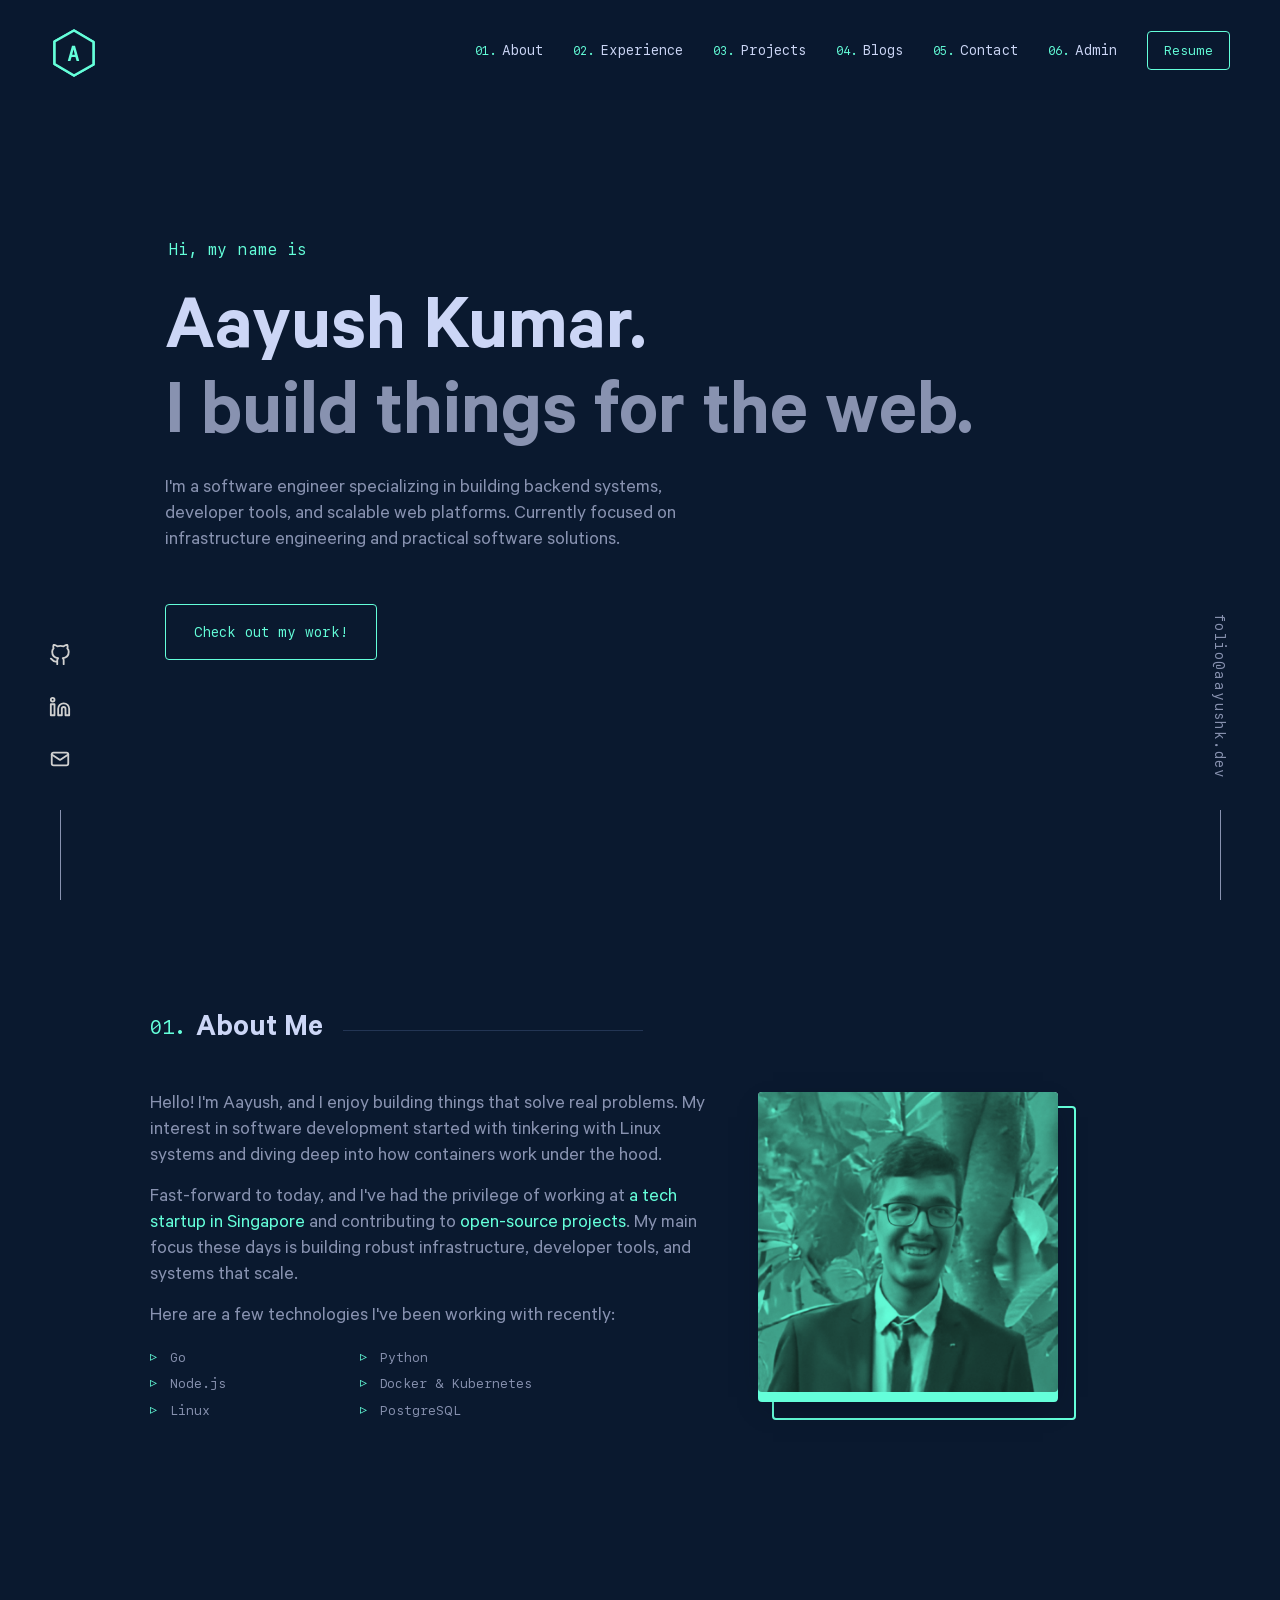
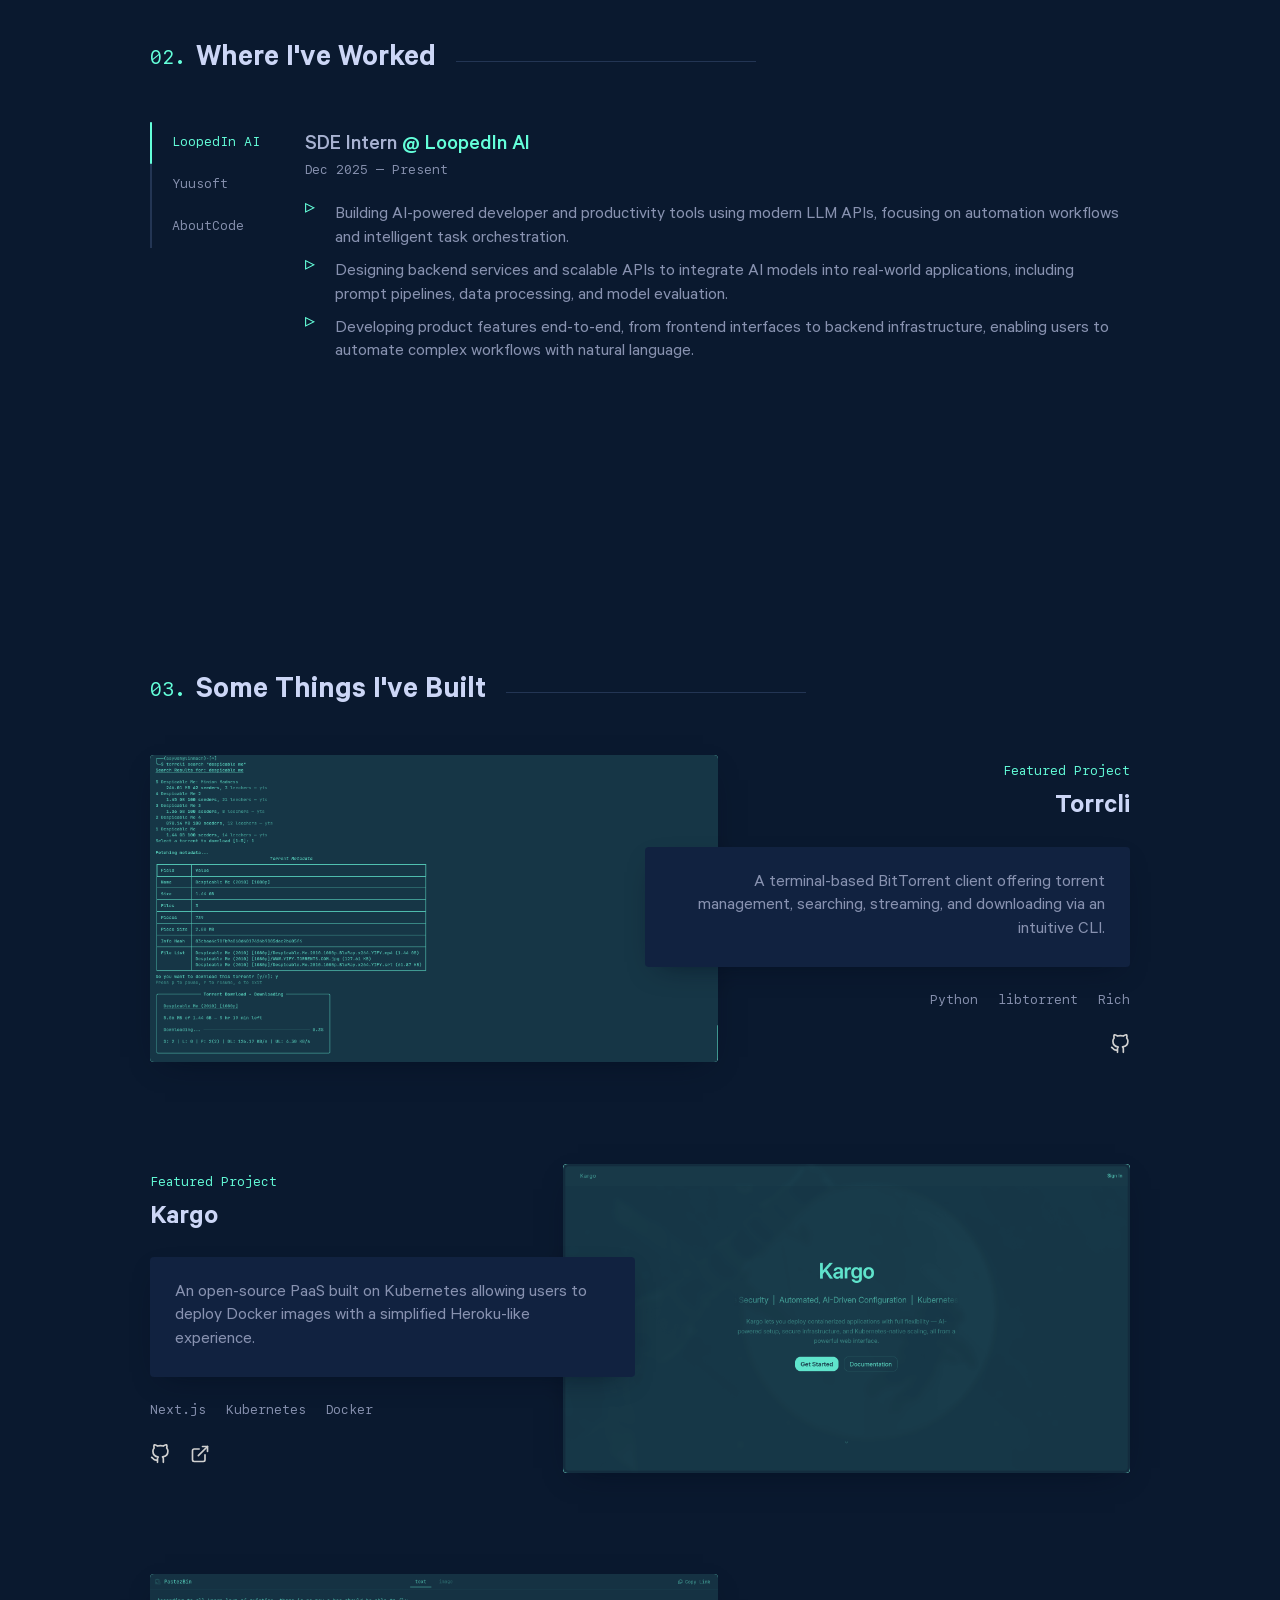
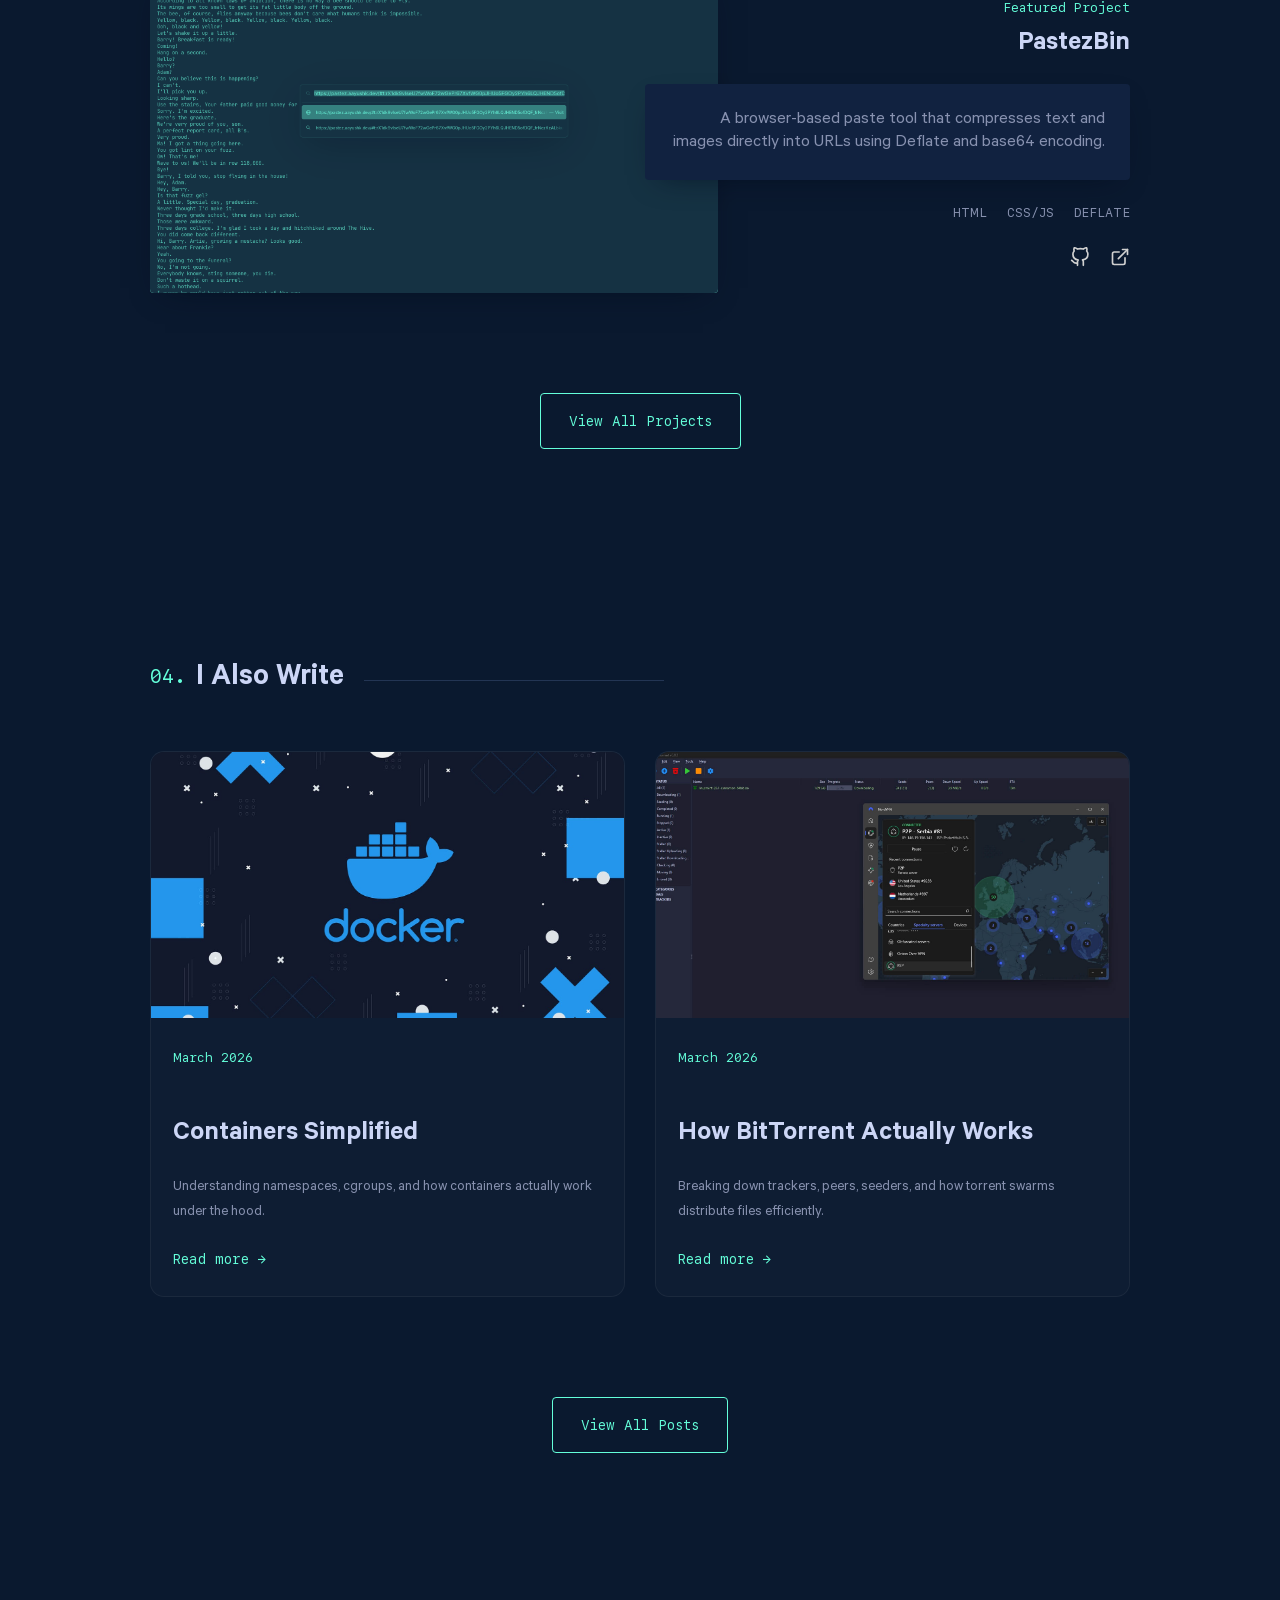
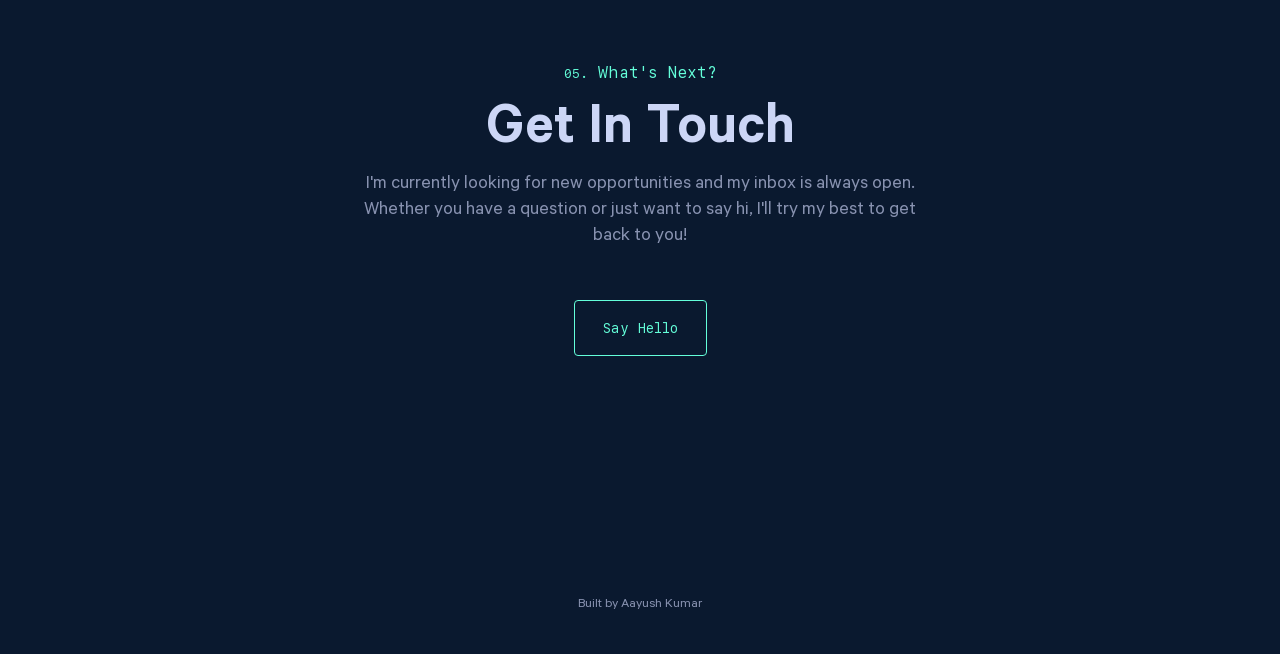
<file: index.html>
<!DOCTYPE html>
<html lang="en" data-theme="dark">

<head>
    <meta charset="UTF-8">
    <meta name="viewport" content="width=device-width, initial-scale=1.0">

    <title>Aayush Kumar | Software Engineer</title>

    <link rel="icon" href="assets/images/favicon.svg" type="image/svg+xml">

        <script>
            (function(){
                try {
                    var theme = localStorage.getItem('theme');
                    var varsRaw = localStorage.getItem('themeVars') || localStorage.getItem('customTheme');
                    if (varsRaw) {
                        try {
                            var vars = JSON.parse(varsRaw);
                            // If vars are CSS variable map (keys like --bg), apply directly
                            Object.keys(vars).forEach(function(k){
                                try { document.documentElement.style.setProperty(k, vars[k]); } catch(e){}
                            });
                            // ensure dataset reflects light/dark baseline
                            if (String(theme || '').toLowerCase() === 'light') document.documentElement.dataset.theme = 'light';
                            else document.documentElement.dataset.theme = 'dark';
                            return;
                        } catch (e) {
                            // fallthrough to legacy customTheme shape handling
                        }
                    }

                    if (theme === 'custom') {
                        var raw = localStorage.getItem('customTheme');
                        if (raw) {
                            var custom = JSON.parse(raw);
                            document.documentElement.dataset.theme = 'dark';
                            if (custom) {
                                if (custom.background) document.documentElement.style.setProperty('--bg', custom.background);
                                if (custom.surface) document.documentElement.style.setProperty('--bg-light', custom.surface);
                                if (custom.surfaceAlt) document.documentElement.style.setProperty('--bg-lightest', custom.surfaceAlt);
                                if (custom.text) document.documentElement.style.setProperty('--text', custom.text);
                                if (custom.textLight) document.documentElement.style.setProperty('--text-light', custom.textLight);
                                if (custom.muted) document.documentElement.style.setProperty('--muted', custom.muted);
                                if (custom.accent) document.documentElement.style.setProperty('--accent', custom.accent);
                                if (custom.border) document.documentElement.style.setProperty('--border', custom.border);
                            }
                        }
                    } else if (theme === 'light' || theme === 'dark') {
                        document.documentElement.dataset.theme = theme;
                    }
                } catch (e) {}
            })();
        </script>

        <link rel="stylesheet" href="assets/css/fonts.css">
    <link rel="stylesheet" href="assets/css/main.css">
    <link rel="stylesheet" href="assets/css/components/blog.css">
</head>

<body>

    <header class="navbar">
        <div class="container nav-content">
            <div class="logo">
                <a href="/" aria-label="home">

                    <div class="hex-container">
                        <svg id="hex" xmlns="http://www.w3.org/2000/svg" role="img" viewBox="0 0 84 96">
                            <title>Hexagon</title>
                            <g transform="translate(-8,-2)">
                                <g transform="translate(11,5)">
                                    <polygon stroke="currentColor" stroke-width="5" stroke-linecap="round"
                                        stroke-linejoin="round" points="39 0 0 22 0 67 39 90 78 68 78 23"
                                        fill="currentColor" />
                                </g>
                            </g>
                        </svg>
                    </div>

                    <div class="logo-container">
                        <svg id="logo" xmlns="http://www.w3.org/2000/svg" role="img" viewBox="0 0 84 96">
                            <title>Logo</title>
                            <g transform="translate(-8,-2)">
                                <g transform="translate(11,5)">
                                    <polygon stroke="currentColor" stroke-width="5" stroke-linecap="round"
                                        stroke-linejoin="round" points="39 0 0 22 0 67 39 90 78 68 78 23" fill="none" />
                                    <path d="M49.5 61 L44.2 61 L41.8 53 L34.2 53 L31.8 61 L26.5 61 L35 30.3 L41 30.3 L49.5 61 Z 
                 M40.6 48.5 L38 38.2 L35.4 48.5 L40.6 48.5 Z" fill="currentColor" />
                                </g>
                            </g>
                        </svg>
                    </div>

                </a>
            </div>

            <div class="nav-links">
                <nav>
                    <ol>
                        <li><a href="#about">About</a></li>
                        <li><a href="#experience">Experience</a></li>
                        <li><a href="#work">Projects</a></li>
                        <li><a href="#blogs">Blogs</a></li>
                        <li><a href="#contact">Contact</a></li>
                        <li><a href="/admin.html">Admin</a></li>
                    </ol>
                </nav>
                <div>
                    <a class="email-link" href="/data/resume.pdf" target="_blank" rel="noopener noreferrer">Resume</a>
                </div>
            </div>

            <button class="menu-button" aria-label="Menu" aria-expanded="false">
                <div class="ham-box">
                    <div class="ham-box-inner"></div>
                </div>
            </button>

        </div>
    </header>

    <aside class="sidebar">
        <nav>
            <ol>
                <li><a href="#about">About</a></li>
                <li><a href="#experience">Experience</a></li>
                <li><a href="#work">Projects</a></li>
                <li><a href="#blogs">Blogs</a></li>
                <li><a href="#contact">Contact</a></li>
                <li><a href="/admin.html">Admin</a></li>
            </ol>
            <a class="resume-link" href="/data/resume.pdf" target="_blank" rel="noopener noreferrer">Resume</a>
        </nav>
    </aside>


    <!-- LEFT SOCIAL -->

    <div class="side left">

        <ul class="social">

            <li>
                <a href="https://github.com/aayushkdev" target="_blank" aria-label="GitHub">
                    <img src="assets/images/github.svg" alt="GitHub">
                </a>
            </li>

            <li>
                <a href="https://linkedin.com/in/aayushkdev" target="_blank" aria-label="LinkedIn">
                    <img src="assets/images/linkedin.svg" alt="LinkedIn">
                </a>
            </li>

            <li>
                <a href="mailto:folio@aayushk.dev" aria-label="Email">
                    <img src="assets/images/mail.svg" alt="Email">
                </a>
            </li>

        </ul>

    </div>


    <!-- RIGHT EMAIL -->

    <div class="side right">

        <a href="mailto:folio@aayushk.dev" class="email">
            folio@aayushk.dev
        </a>

    </div>


    <!-- HERO -->

    <section class="hero container">

        <h1 class="fade-in">Hi, my name is</h1>

        <h2 class="big-heading fade-in">Aayush Kumar.</h2>

        <h3 class="big-heading fade-in">I build things for the web.</h3>

        <p class="fade-in">
            I'm a software engineer specializing in building backend systems, developer tools, and scalable web
            platforms. Currently focused on infrastructure engineering and practical software solutions.
        </p>

        <div class="fade-in">
            <a href="#work" class="email-link">Check out my work!</a>
        </div>

    </section>


    <!-- ABOUT -->

    <section id="about" class="section container">

        <h2 class="numbered-heading">
            <span class="heading-number">01.</span>
            About Me
        </h2>

        <div class="about-inner">

            <div class="about-text">
                <p>
                    Hello! I'm Aayush, and I enjoy building things that solve real problems. My interest in software
                    development started with tinkering with Linux systems and diving deep into how containers work under
                    the hood.
                </p>

                <p>
                    Fast-forward to today, and I've had the privilege of working at <a href="#" target="_blank">a tech
                        startup in Singapore</a> and contributing to <a href="#" target="_blank">open-source
                        projects</a>. My main focus these days is building robust infrastructure, developer tools, and
                    systems that scale.
                </p>

                <p>
                    Here are a few technologies I've been working with recently:
                </p>

                <ul class="skills-list">
                    <li>Go</li>
                    <li>Python</li>
                    <li>Node.js</li>
                    <li>Docker & Kubernetes</li>
                    <li>Linux</li>
                    <li>PostgreSQL</li>
                </ul>

            </div>

            <div class="about-image">
                <div class="wrapper">
                    <img src="data/profile.jpg" alt="Profile" class="img">
                </div>
            </div>

        </div>

    </section>


    <!-- EXPERIENCE -->

    <section id="experience" class="section container">

        <h2 class="numbered-heading">
            <span class="heading-number">02.</span>
            Where I've Worked
        </h2>

        <div class="jobs-container">

            <div class="tab-list" role="tablist" aria-label="Job tabs">
                <!-- Tabs will be populated by JavaScript -->
            </div>

            <div class="tab-panels">
                <!-- Tab content will be populated by JavaScript -->
            </div>

        </div>

    </section>


    <!-- WORK / PROJECTS -->

    <section id="work" class="section container">

        <h2 class="numbered-heading">
            <span class="heading-number">03.</span>
            Some Things I've Built
        </h2>

        <ul class="featured-projects">
        </ul>

        <div class="view-more-projects">
            <a href="/projects.html" class="view-more-button">View All Projects</a>
        </div>

    </section>


    <!-- BLOG -->

    <section id="blogs" class="section container">

        <h2 class="numbered-heading">
            <span class="heading-number">04.</span>
            I Also Write
        </h2>

        <div class="blog-grid" id="homeBlogGrid">
            <!-- Blogs loaded dynamically -->
        </div>

        <div class="blog-more">
            <a href="/blogs.html" class="email-link">View All Posts</a>
        </div>

    </section>


    <!-- CONTACT -->

    <section id="contact" class="section container contact-section">

        <h2 class="numbered-heading overline">
            <span class="heading-number">05.</span>
            What's Next?
        </h2>

        <h2 class="title">Get In Touch</h2>

        <p>
            I'm currently looking for new opportunities and my inbox is always open. Whether you have a question or just
            want to say hi, I'll try my best to get back to you!
        </p>

        <a href="mailto:folio@aayushk.dev" class="email-link">Say Hello</a>

    </section>


    <footer class="footer">

        <div class="mobile-social">
            <a href="https://github.com/aayushkdev" target="_blank">
                <img src="assets/images/github.svg" alt="GitHub">
            </a>

            <a href="https://linkedin.com/in/aayushkdev" target="_blank">
                <img src="assets/images/linkedin.svg" alt="LinkedIn">
            </a>

            <a href="mailto:folio@aayushk.dev">
                <img src="assets/images/mail.svg" alt="Email">
            </a>
        </div>

        <p>Built by Aayush Kumar</p>

    </footer>


    <script src="assets/js/navbar.js"></script>
    <script src="assets/js/home.js"></script>
    <script src="assets/js/experience.js"></script>
    <script src="assets/js/featured.js"></script>

</body>

</html>
</file>
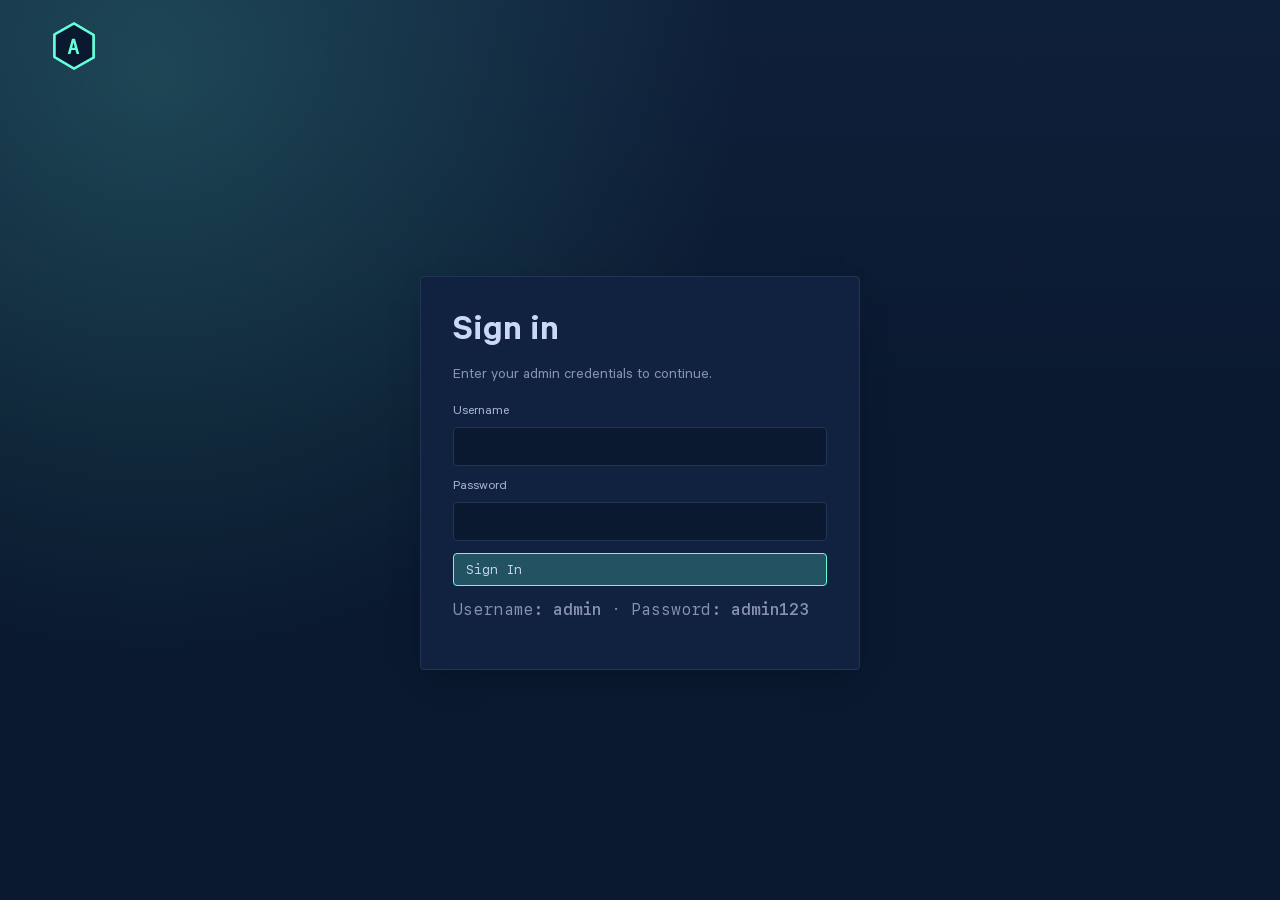
<file: admin.html>
<!DOCTYPE html>
<html lang="en" data-theme="dark">

<head>
    <meta charset="UTF-8">
    <meta name="viewport" content="width=device-width, initial-scale=1.0">

    <title>Admin Portal | Aayush Kumar</title>

    <link rel="icon" href="assets/images/favicon.svg" type="image/svg+xml">

    <link rel="stylesheet" href="assets/css/fonts.css">
    <link rel="stylesheet" href="assets/css/main.css">
    <link rel="stylesheet" href="assets/css/components/admin.css">
</head>

<body class="admin-page">
    <main id="adminApp" class="admin-app" aria-live="polite"></main>

    <script src="assets/js/admin/dashboard.js"></script>
    <script src="assets/js/admin/app.js"></script>
</body>

</html>
</file>
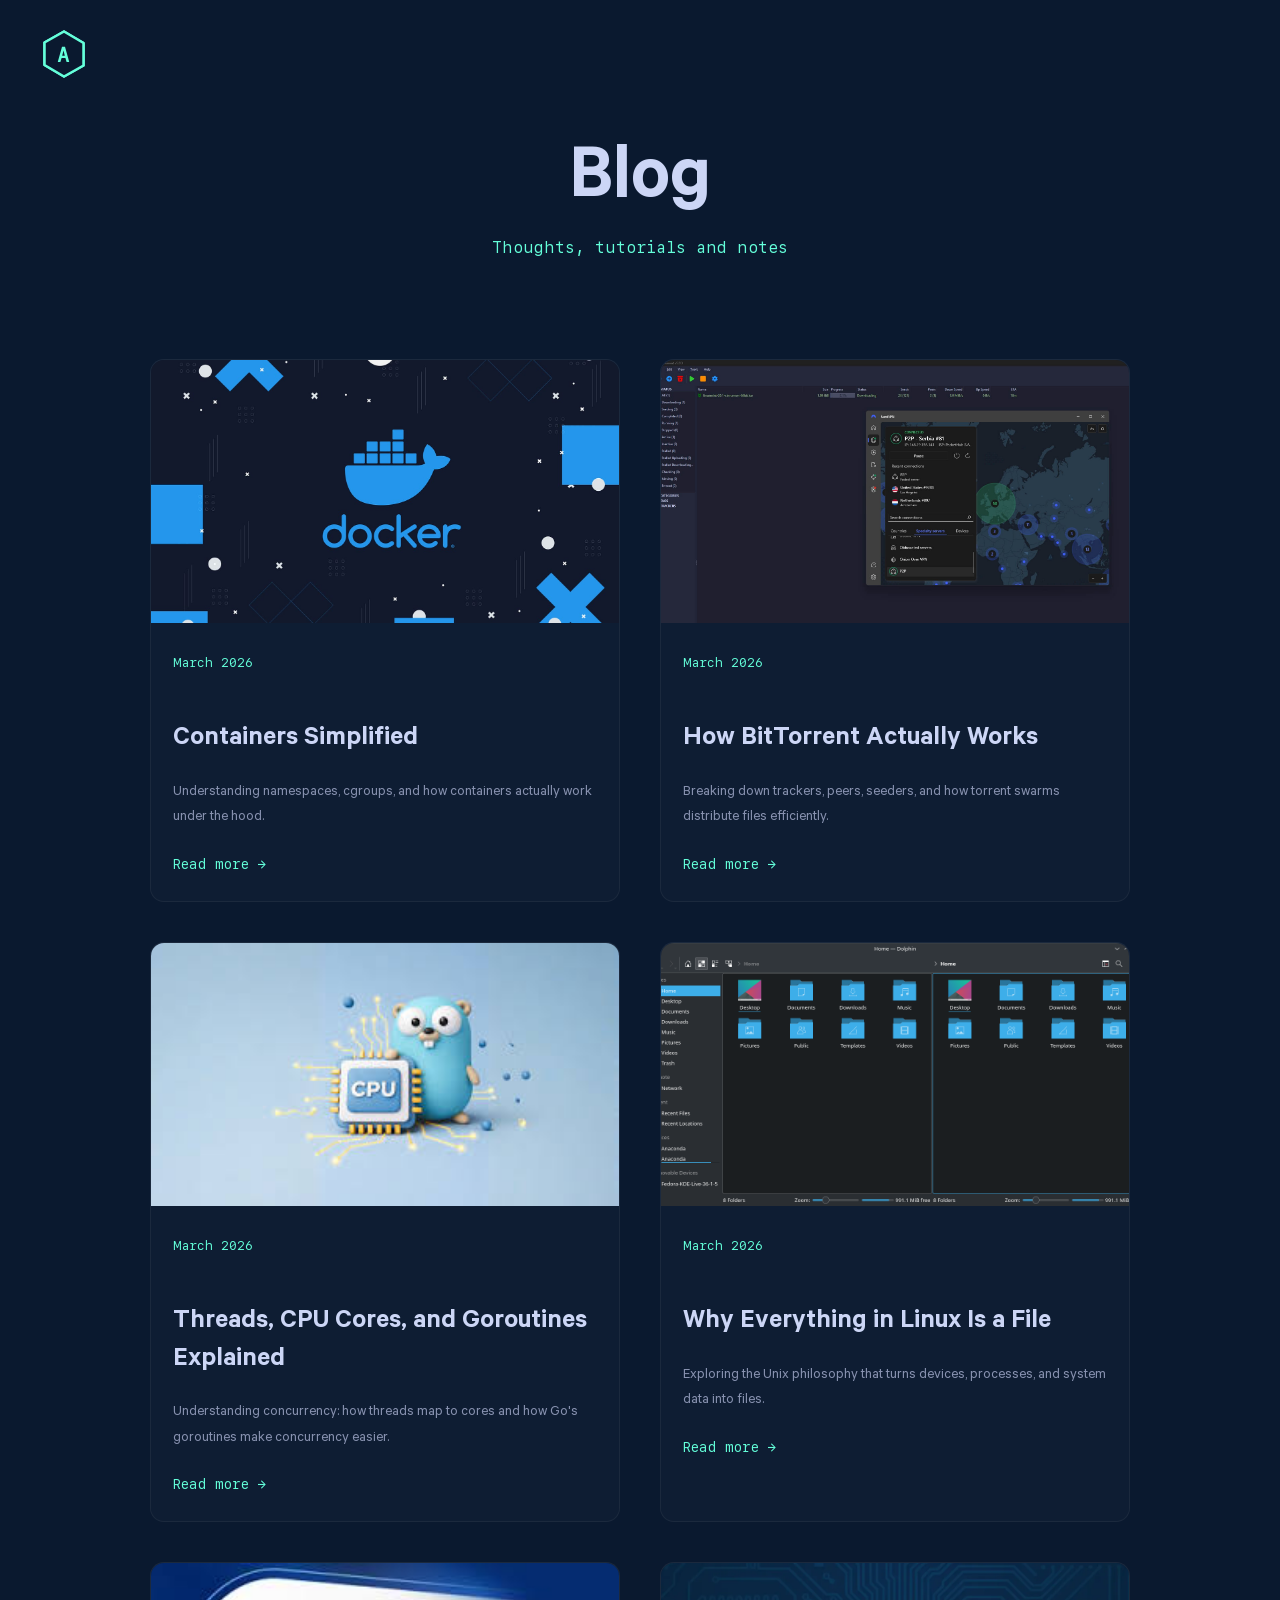
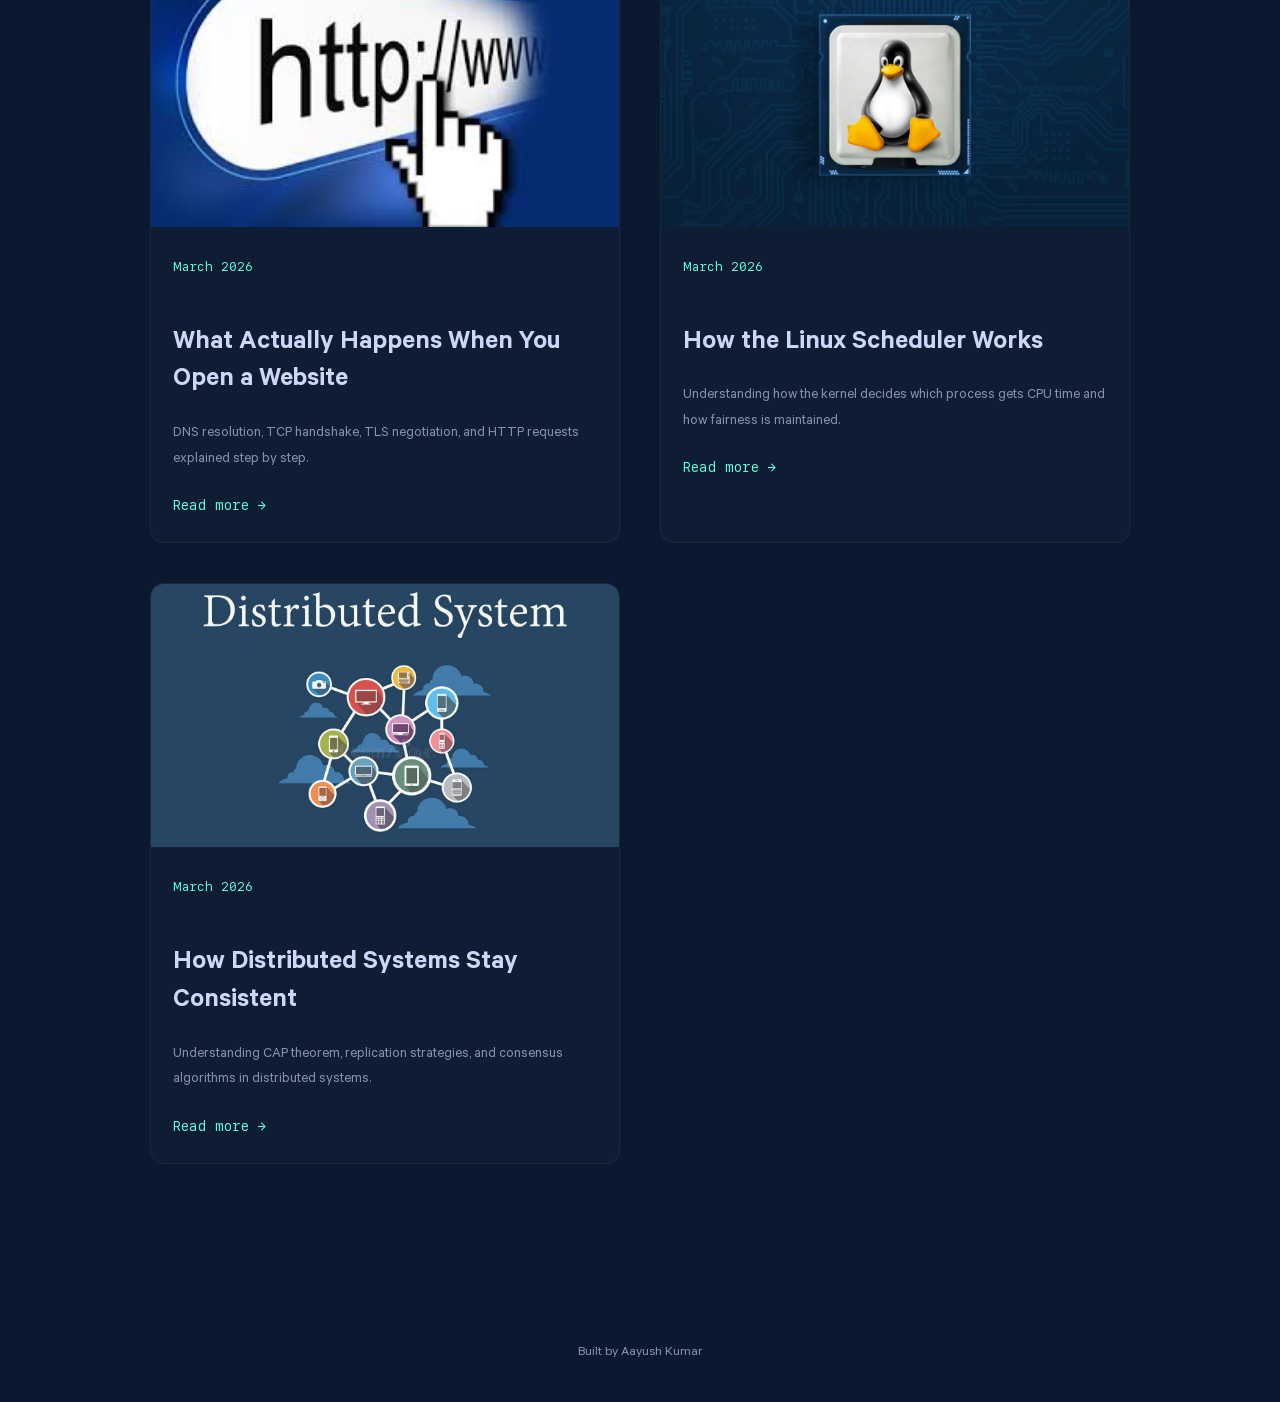
<file: blogs.html>
<!DOCTYPE html>
<html lang="en" data-theme="dark">

<head>
    <meta charset="UTF-8">
    <meta name="viewport" content="width=device-width, initial-scale=1.0">

    <title>Blogs | Aayush Kumar</title>

    <link rel="icon" href="assets/images/favicon.svg" type="image/svg+xml">

    <link rel="stylesheet" href="assets/css/fonts.css">
    <link rel="stylesheet" href="assets/css/main.css">
    <link rel="stylesheet" href="assets/css/components/blog.css">
</head>

<body>

    <header class="projects-nav">
        <div class="container nav-content">
            <div class="logo">
                <a href="/" aria-label="home">

                    <div class="hex-container">
                        <svg id="hex" xmlns="http://www.w3.org/2000/svg" role="img" viewBox="0 0 84 96">
                            <title>Hexagon</title>
                            <g transform="translate(-8,-2)">
                                <g transform="translate(11,5)">
                                    <polygon stroke="currentColor" stroke-width="5" stroke-linecap="round"
                                        stroke-linejoin="round" points="39 0 0 22 0 67 39 90 78 68 78 23"
                                        fill="currentColor" />
                                </g>
                            </g>
                        </svg>
                    </div>

                    <div class="logo-container">
                        <svg id="logo" xmlns="http://www.w3.org/2000/svg" role="img" viewBox="0 0 84 96">
                            <title>Logo</title>
                            <g transform="translate(-8,-2)">
                                <g transform="translate(11,5)">
                                    <polygon stroke="currentColor" stroke-width="5" stroke-linecap="round"
                                        stroke-linejoin="round" points="39 0 0 22 0 67 39 90 78 68 78 23" fill="none" />
                                    <path d="M49.5 61 L44.2 61 L41.8 53 L34.2 53 L31.8 61 L26.5 61 L35 30.3 L41 30.3 L49.5 61 Z 
                 M40.6 48.5 L38 38.2 L35.4 48.5 L40.6 48.5 Z" fill="currentColor" />
                                </g>
                            </g>
                        </svg>
                    </div>

                </a>
            </div>
    </header>


    <main class="projects-main">

        <header class="projects-header">
            <h1 class="big-heading">Blog</h1>
            <p class="subtitle">Thoughts, tutorials and notes</p>
        </header>

        <div class="projects-container">

            <div class="blog-list" id="blogGrid">
            </div>

        </div>

    </main>


    <footer class="footer">

        <div class="mobile-social">

            <a href="https://github.com/aayushkdev" target="_blank">
                <img src="assets/images/github.svg">
            </a>

            <a href="https://linkedin.com/in/aayushkdev" target="_blank">
                <img src="assets/images/linkedin.svg">
            </a>

            <a href="mailto:folio@aayushk.dev">
                <img src="assets/images/mail.svg">
            </a>

        </div>

        <p>Built by Aayush Kumar</p>

    </footer>

    <script src="assets/js/blogs.js"></script>

</body>

</html>
</file>
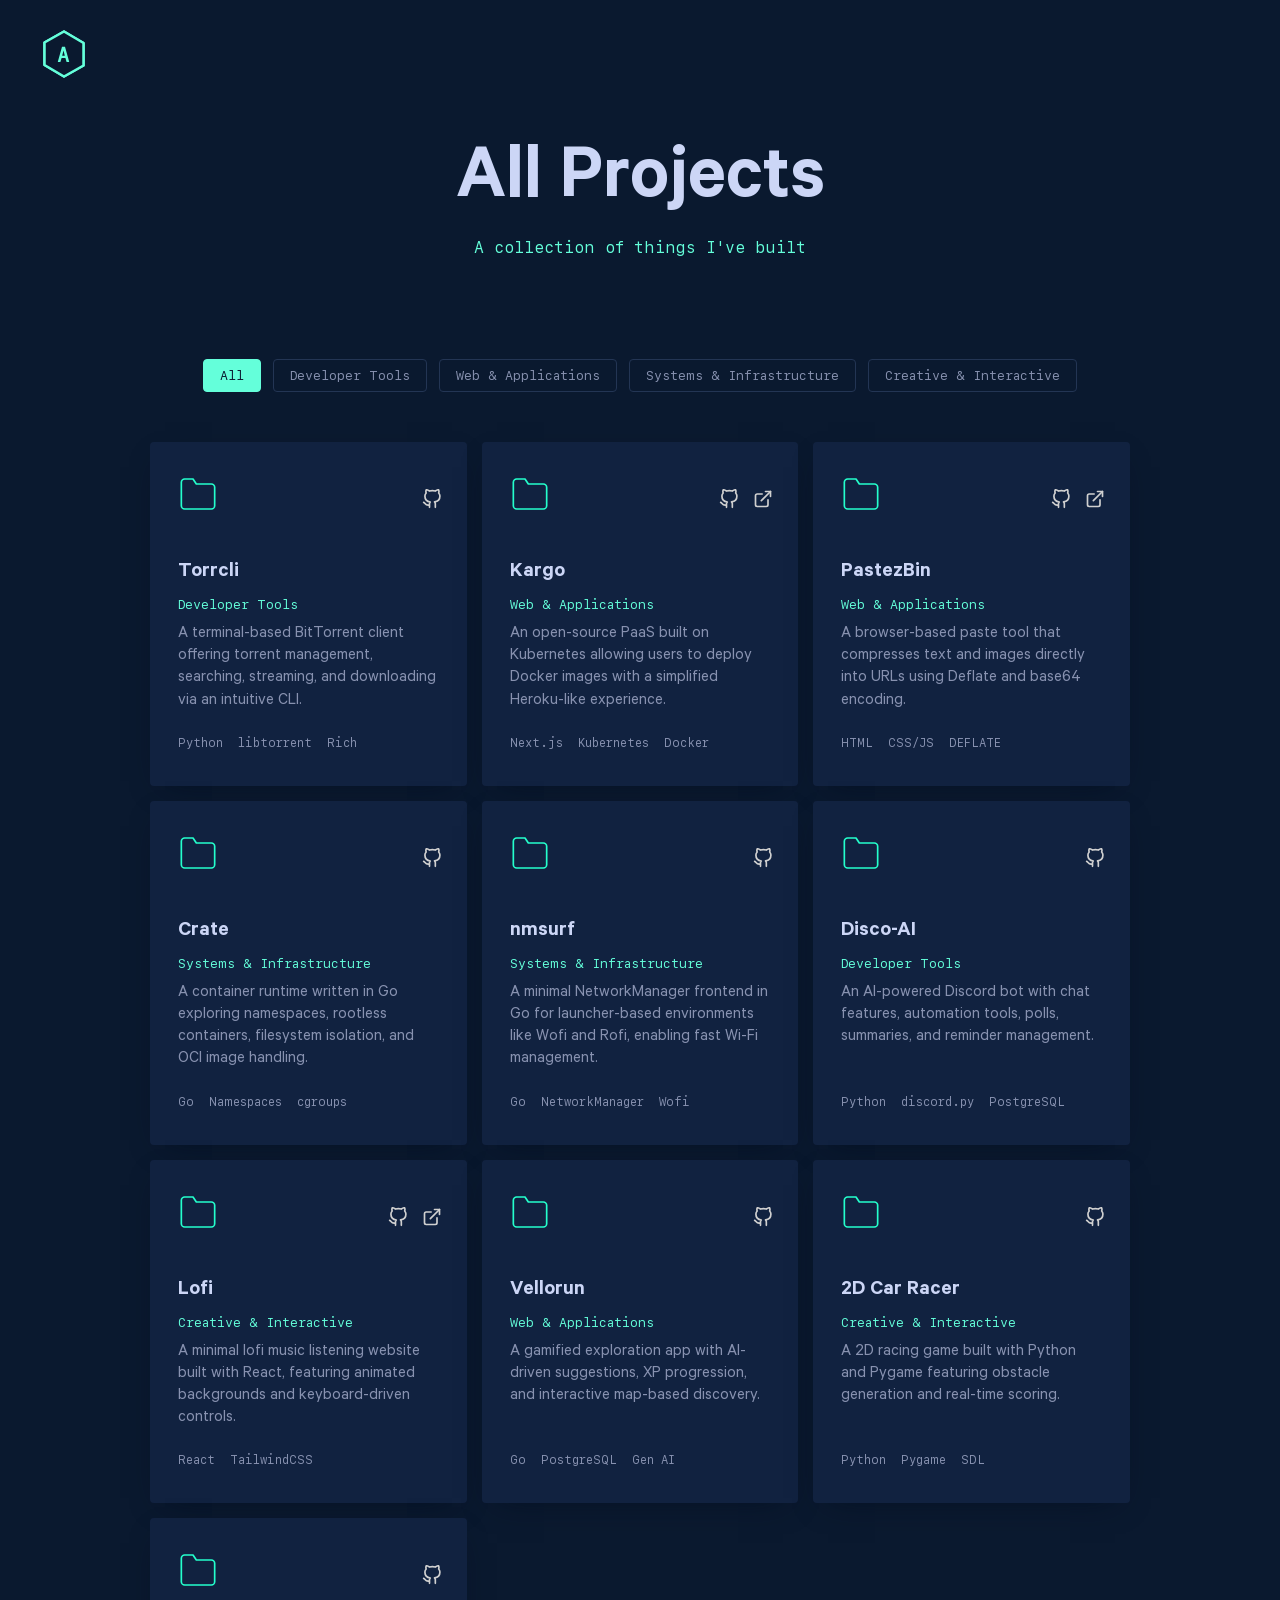
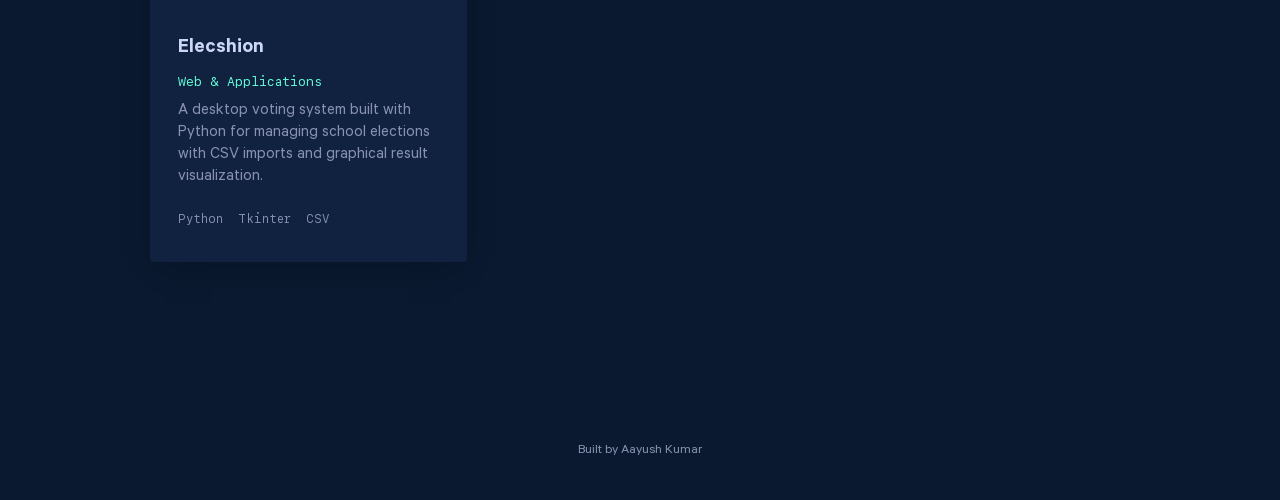
<file: projects.html>
<!DOCTYPE html>
<html lang="en" data-theme="dark">

<head>
    <meta charset="UTF-8">
    <meta name="viewport" content="width=device-width, initial-scale=1.0">

    <title>Projects | Aayush Kumar</title>

    <link rel="icon" href="assets/images/favicon.svg" type="image/svg+xml">

    <link rel="stylesheet" href="assets/css/fonts.css">
    <link rel="stylesheet" href="assets/css/main.css">
</head>

<body>

    <header class="projects-nav">
        <div class="container nav-content">
            <div class="logo">
                <a href="/" aria-label="home">

                    <div class="hex-container">
                        <svg id="hex" xmlns="http://www.w3.org/2000/svg" role="img" viewBox="0 0 84 96">
                            <title>Hexagon</title>
                            <g transform="translate(-8,-2)">
                                <g transform="translate(11,5)">
                                    <polygon stroke="currentColor" stroke-width="5" stroke-linecap="round"
                                        stroke-linejoin="round" points="39 0 0 22 0 67 39 90 78 68 78 23"
                                        fill="currentColor" />
                                </g>
                            </g>
                        </svg>
                    </div>

                    <div class="logo-container">
                        <svg id="logo" xmlns="http://www.w3.org/2000/svg" role="img" viewBox="0 0 84 96">
                            <title>Logo</title>
                            <g transform="translate(-8,-2)">
                                <g transform="translate(11,5)">
                                    <polygon stroke="currentColor" stroke-width="5" stroke-linecap="round"
                                        stroke-linejoin="round" points="39 0 0 22 0 67 39 90 78 68 78 23" fill="none" />
                                    <path d="M49.5 61 L44.2 61 L41.8 53 L34.2 53 L31.8 61 L26.5 61 L35 30.3 L41 30.3 L49.5 61 Z 
                 M40.6 48.5 L38 38.2 L35.4 48.5 L40.6 48.5 Z" fill="currentColor" />
                                </g>
                            </g>
                        </svg>
                    </div>

                </a>
            </div>
    </header>


    <!-- PROJECTS ARCHIVE -->

    <main class="projects-main">
        <header class="projects-header">
            <h1 class="big-heading">All Projects</h1>
            <p class="subtitle">A collection of things I've built</p>
        </header>

        <div class="projects-container">
            <div class="projects-filter">
                <button class="filter-btn active" data-filter="all">All</button>
            </div>
            <div class="projects-grid all-projects-grid">
            </div>
        </div>
    </main>


    <footer class="footer">

        <div class="mobile-social">
            <a href="https://github.com/aayushkdev" target="_blank">
                <img src="assets/images/github.svg" alt="GitHub">
            </a>

            <a href="https://linkedin.com/in/aayushkdev" target="_blank">
                <img src="assets/images/linkedin.svg" alt="LinkedIn">
            </a>

            <a href="mailto:folio@aayushk.dev">
                <img src="assets/images/mail.svg" alt="Email">
            </a>
        </div>

        <p>Built by Aayush Kumar</p>

    </footer>


    <script src="assets/js/projects.js"></script>

</body>

</html>
</file>
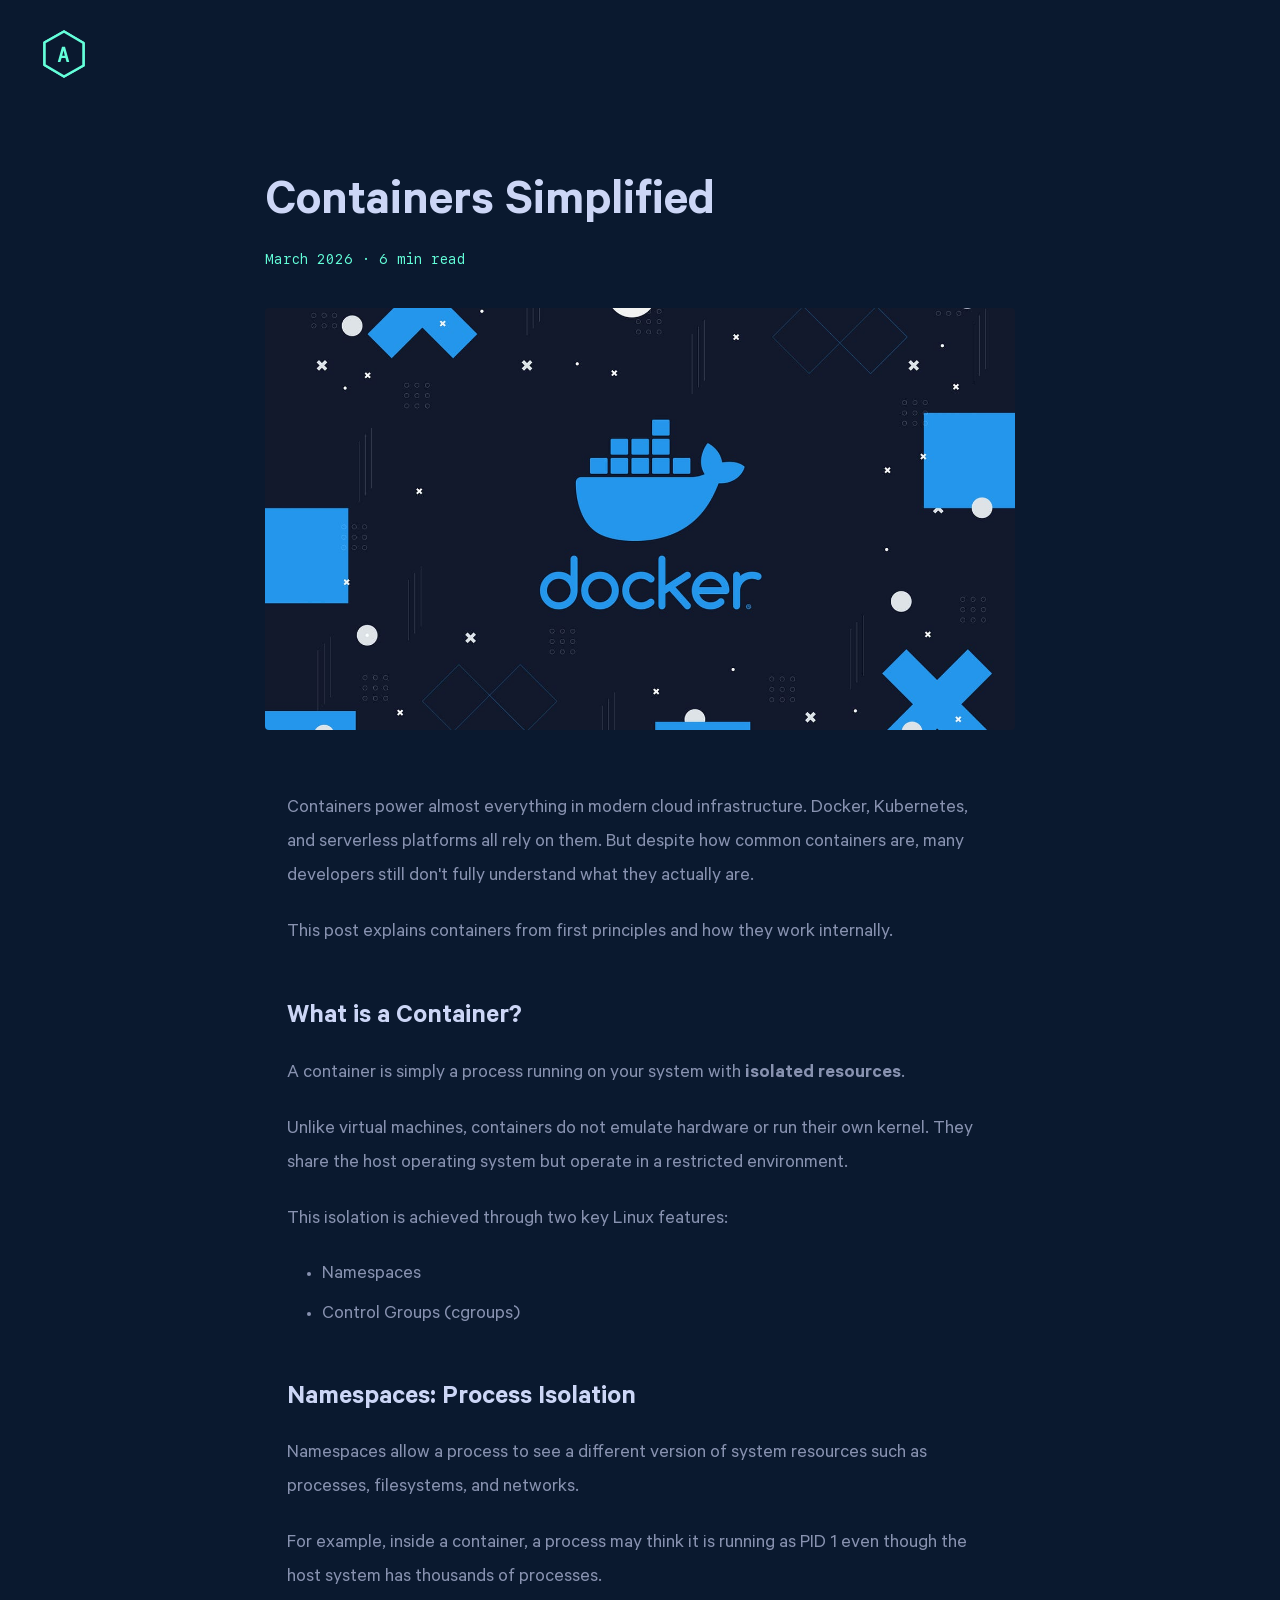
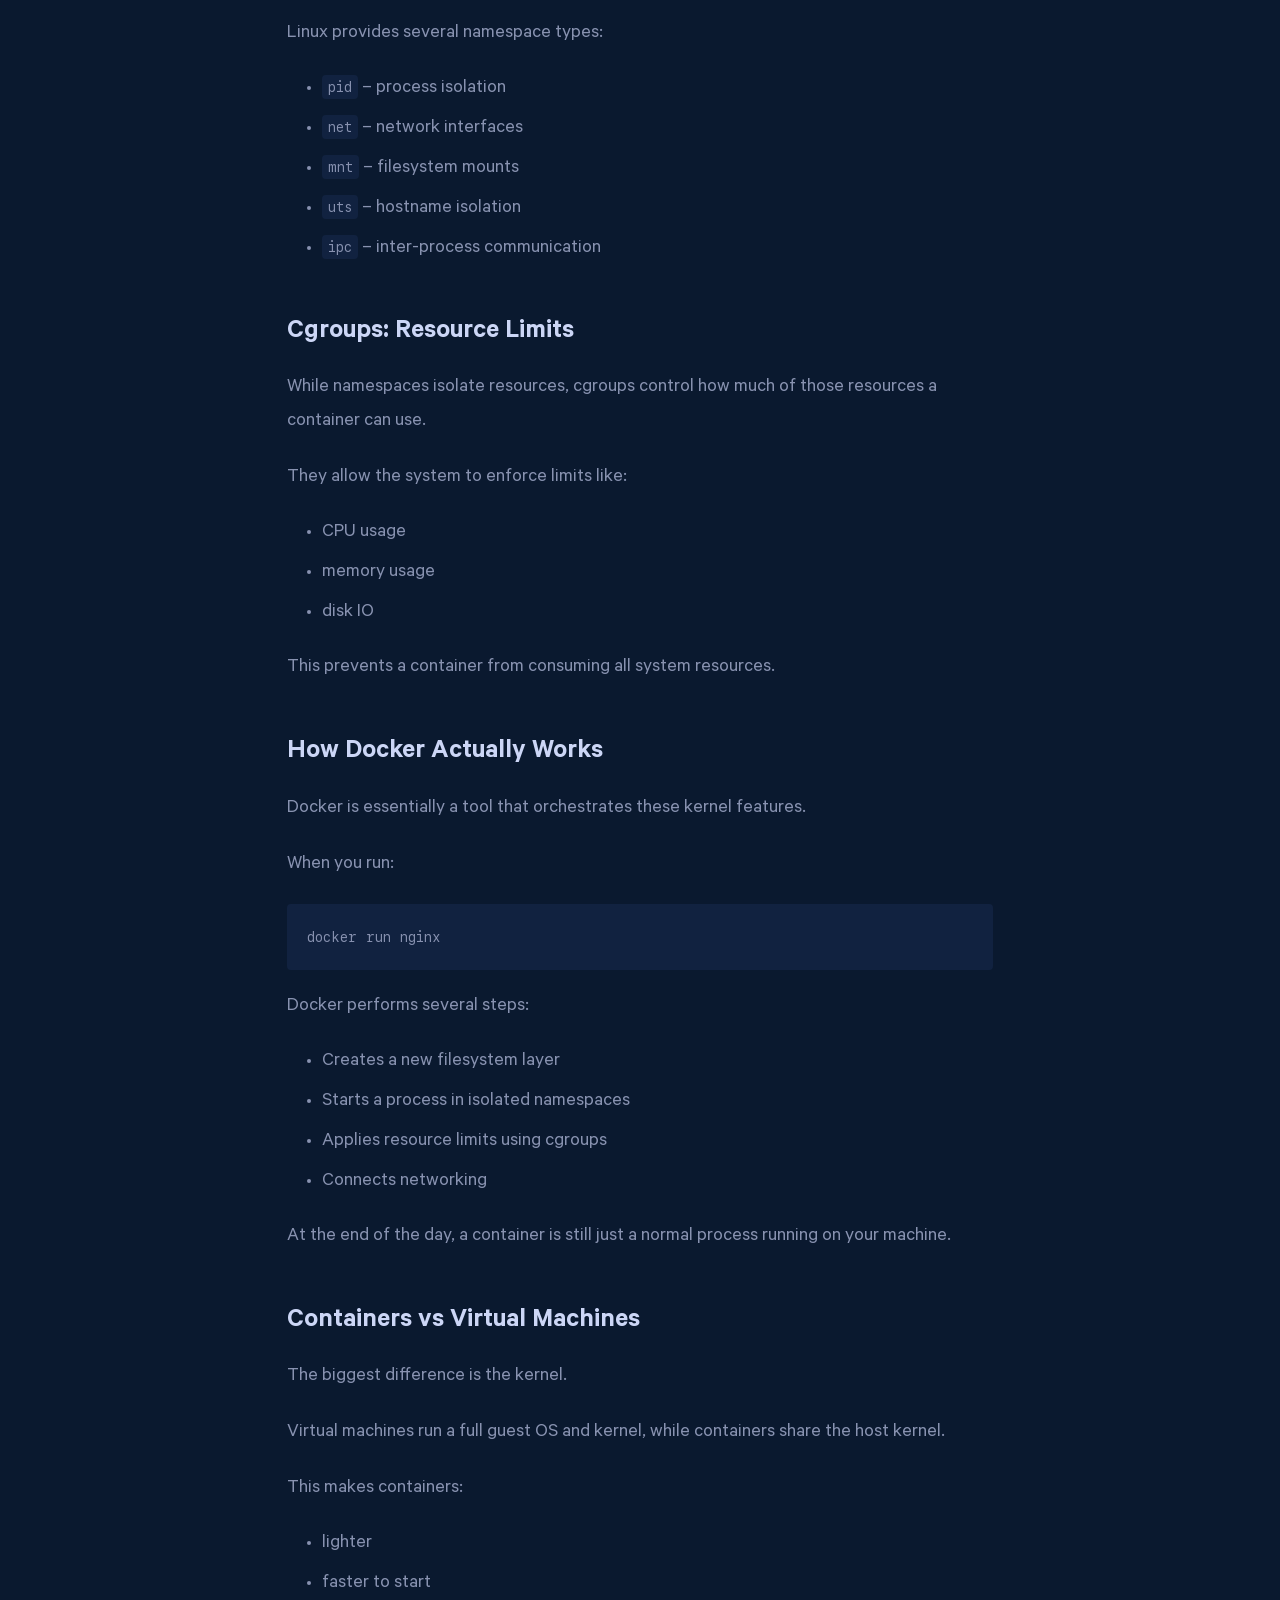
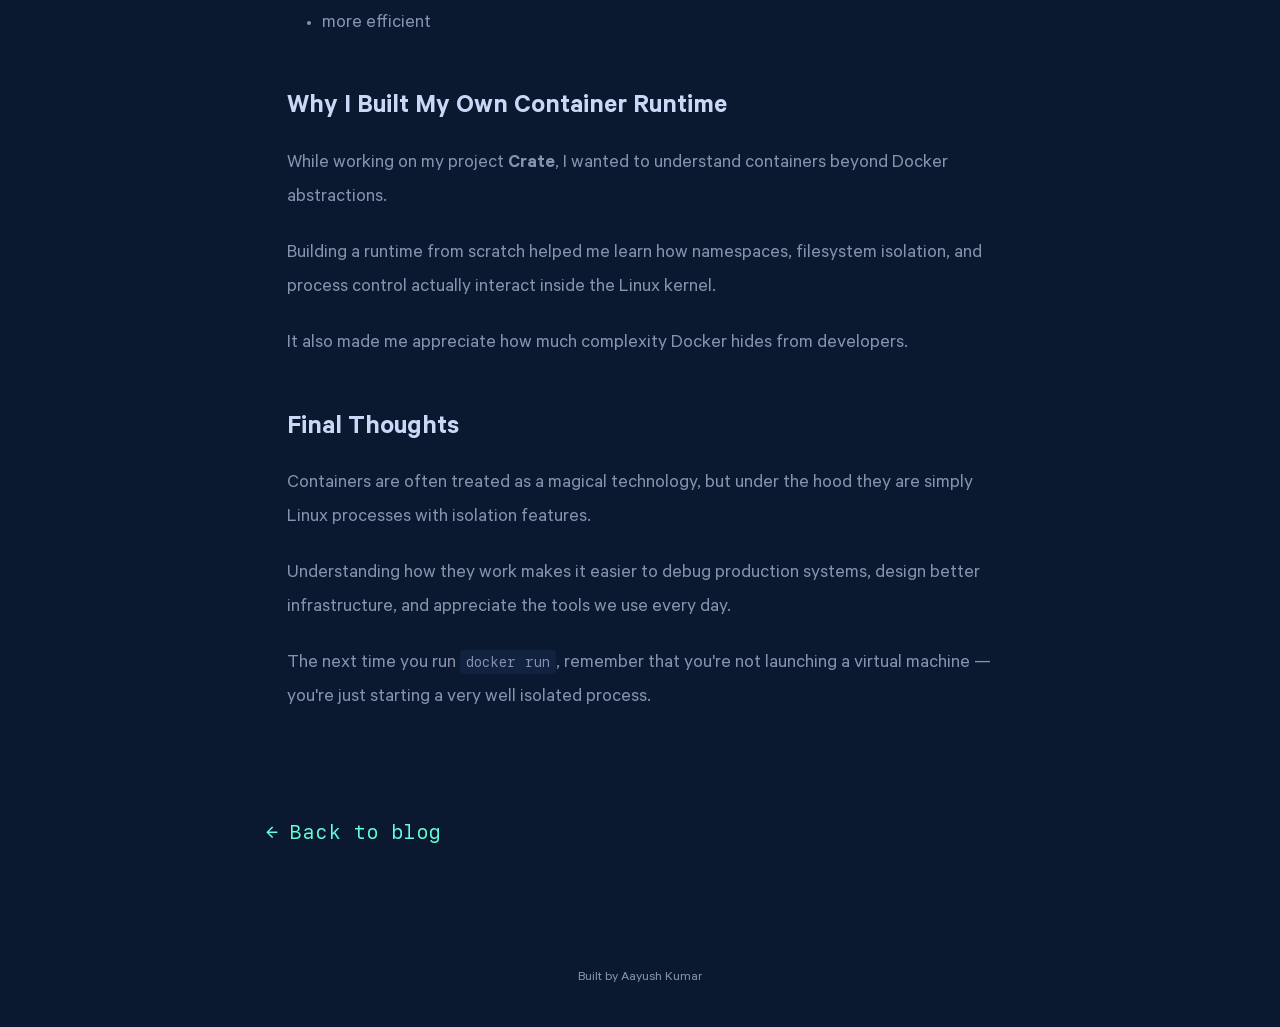
<file: blogs/containers-simplified.html>
<!DOCTYPE html>
<html lang="en" data-theme="dark">

<head>
    <meta charset="UTF-8">
    <meta name="viewport" content="width=device-width, initial-scale=1.0">

    <title>Containers Simplified | Aayush Kumar</title>

    <link rel="icon" href="/assets/images/favicon.svg" type="image/svg+xml">
    <link rel="stylesheet" href="/assets/css/fonts.css">
    <link rel="stylesheet" href="/assets/css/main.css">
    <link rel="stylesheet" href="/assets/css/components/blog.css">
</head>


<body>

    <header class="projects-nav">
        <div class="container nav-content">
            <div class="logo">
                <a href="/" aria-label="home">

                    <div class="hex-container">
                        <svg id="hex" xmlns="http://www.w3.org/2000/svg" role="img" viewBox="0 0 84 96">
                            <title>Hexagon</title>
                            <g transform="translate(-8,-2)">
                                <g transform="translate(11,5)">
                                    <polygon stroke="currentColor" stroke-width="5" stroke-linecap="round"
                                        stroke-linejoin="round" points="39 0 0 22 0 67 39 90 78 68 78 23"
                                        fill="currentColor" />
                                </g>
                            </g>
                        </svg>
                    </div>

                    <div class="logo-container">
                        <svg id="logo" xmlns="http://www.w3.org/2000/svg" role="img" viewBox="0 0 84 96">
                            <title>Logo</title>
                            <g transform="translate(-8,-2)">
                                <g transform="translate(11,5)">
                                    <polygon stroke="currentColor" stroke-width="5" stroke-linecap="round"
                                        stroke-linejoin="round" points="39 0 0 22 0 67 39 90 78 68 78 23" fill="none" />
                                    <path d="M49.5 61 L44.2 61 L41.8 53 L34.2 53 L31.8 61 L26.5 61 L35 30.3 L41 30.3 L49.5 61 Z 
                 M40.6 48.5 L38 38.2 L35.4 48.5 L40.6 48.5 Z" fill="currentColor" />
                                </g>
                            </g>
                        </svg>
                    </div>

                </a>
            </div>
    </header>


    <main class="blog-container">

        <h1 class="blog-title">Containers Simplified</h1>

        <div class="blog-meta">
            March 2026 · 6 min read
        </div>

        <div class="blog-hero">
            <img src="/data/blog/containers.jpg" alt="Containers">
        </div>

        <div class="blog-content">

            <p>
                Containers power almost everything in modern cloud infrastructure.
                Docker, Kubernetes, and serverless platforms all rely on them.
                But despite how common containers are, many developers still don't
                fully understand what they actually are.
            </p>

            <p>
                This post explains containers from first principles and how they
                work internally.
            </p>


            <h2>What is a Container?</h2>

            <p>
                A container is simply a process running on your system with
                <strong>isolated resources</strong>.
            </p>

            <p>
                Unlike virtual machines, containers do not emulate hardware or run
                their own kernel. They share the host operating system but operate
                in a restricted environment.
            </p>

            <p>
                This isolation is achieved through two key Linux features:
            </p>

            <ul>
                <li>Namespaces</li>
                <li>Control Groups (cgroups)</li>
            </ul>


            <h2>Namespaces: Process Isolation</h2>

            <p>
                Namespaces allow a process to see a different version of system
                resources such as processes, filesystems, and networks.
            </p>

            <p>
                For example, inside a container, a process may think it is running
                as PID 1 even though the host system has thousands of processes.
            </p>

            <p>
                Linux provides several namespace types:
            </p>

            <ul>
                <li><code>pid</code> – process isolation</li>
                <li><code>net</code> – network interfaces</li>
                <li><code>mnt</code> – filesystem mounts</li>
                <li><code>uts</code> – hostname isolation</li>
                <li><code>ipc</code> – inter-process communication</li>
            </ul>


            <h2>Cgroups: Resource Limits</h2>

            <p>
                While namespaces isolate resources, cgroups control how much of
                those resources a container can use.
            </p>

            <p>
                They allow the system to enforce limits like:
            </p>

            <ul>
                <li>CPU usage</li>
                <li>memory usage</li>
                <li>disk IO</li>
            </ul>

            <p>
                This prevents a container from consuming all system resources.
            </p>


            <h2>How Docker Actually Works</h2>

            <p>
                Docker is essentially a tool that orchestrates these kernel
                features.
            </p>

            <p>
                When you run:
            </p>

            <pre><code>docker run nginx</code></pre>

            <p>
                Docker performs several steps:
            </p>

            <ul>
                <li>Creates a new filesystem layer</li>
                <li>Starts a process in isolated namespaces</li>
                <li>Applies resource limits using cgroups</li>
                <li>Connects networking</li>
            </ul>

            <p>
                At the end of the day, a container is still just a normal process
                running on your machine.
            </p>


            <h2>Containers vs Virtual Machines</h2>

            <p>
                The biggest difference is the kernel.
            </p>

            <p>
                Virtual machines run a full guest OS and kernel, while containers
                share the host kernel.
            </p>

            <p>
                This makes containers:
            </p>

            <ul>
                <li>lighter</li>
                <li>faster to start</li>
                <li>more efficient</li>
            </ul>


            <h2>Why I Built My Own Container Runtime</h2>

            <p>
                While working on my project <strong>Crate</strong>, I wanted to
                understand containers beyond Docker abstractions.
            </p>

            <p>
                Building a runtime from scratch helped me learn how namespaces,
                filesystem isolation, and process control actually interact inside
                the Linux kernel.
            </p>

            <p>
                It also made me appreciate how much complexity Docker hides from
                developers.
            </p>


            <h2>Final Thoughts</h2>

            <p>
                Containers are often treated as a magical technology, but under the
                hood they are simply Linux processes with isolation features.
            </p>

            <p>
                Understanding how they work makes it easier to debug production
                systems, design better infrastructure, and appreciate the tools we
                use every day.
            </p>

            <p>
                The next time you run <code>docker run</code>, remember that you're
                not launching a virtual machine — you're just starting a very well
                isolated process.
            </p>


        </div>

        <a href="/blogs.html" class="blog-back">
            ← Back to blog
        </a>

    </main>


    <footer class="footer">
        <p>Built by Aayush Kumar</p>
    </footer>

</body>

</html>
</file>
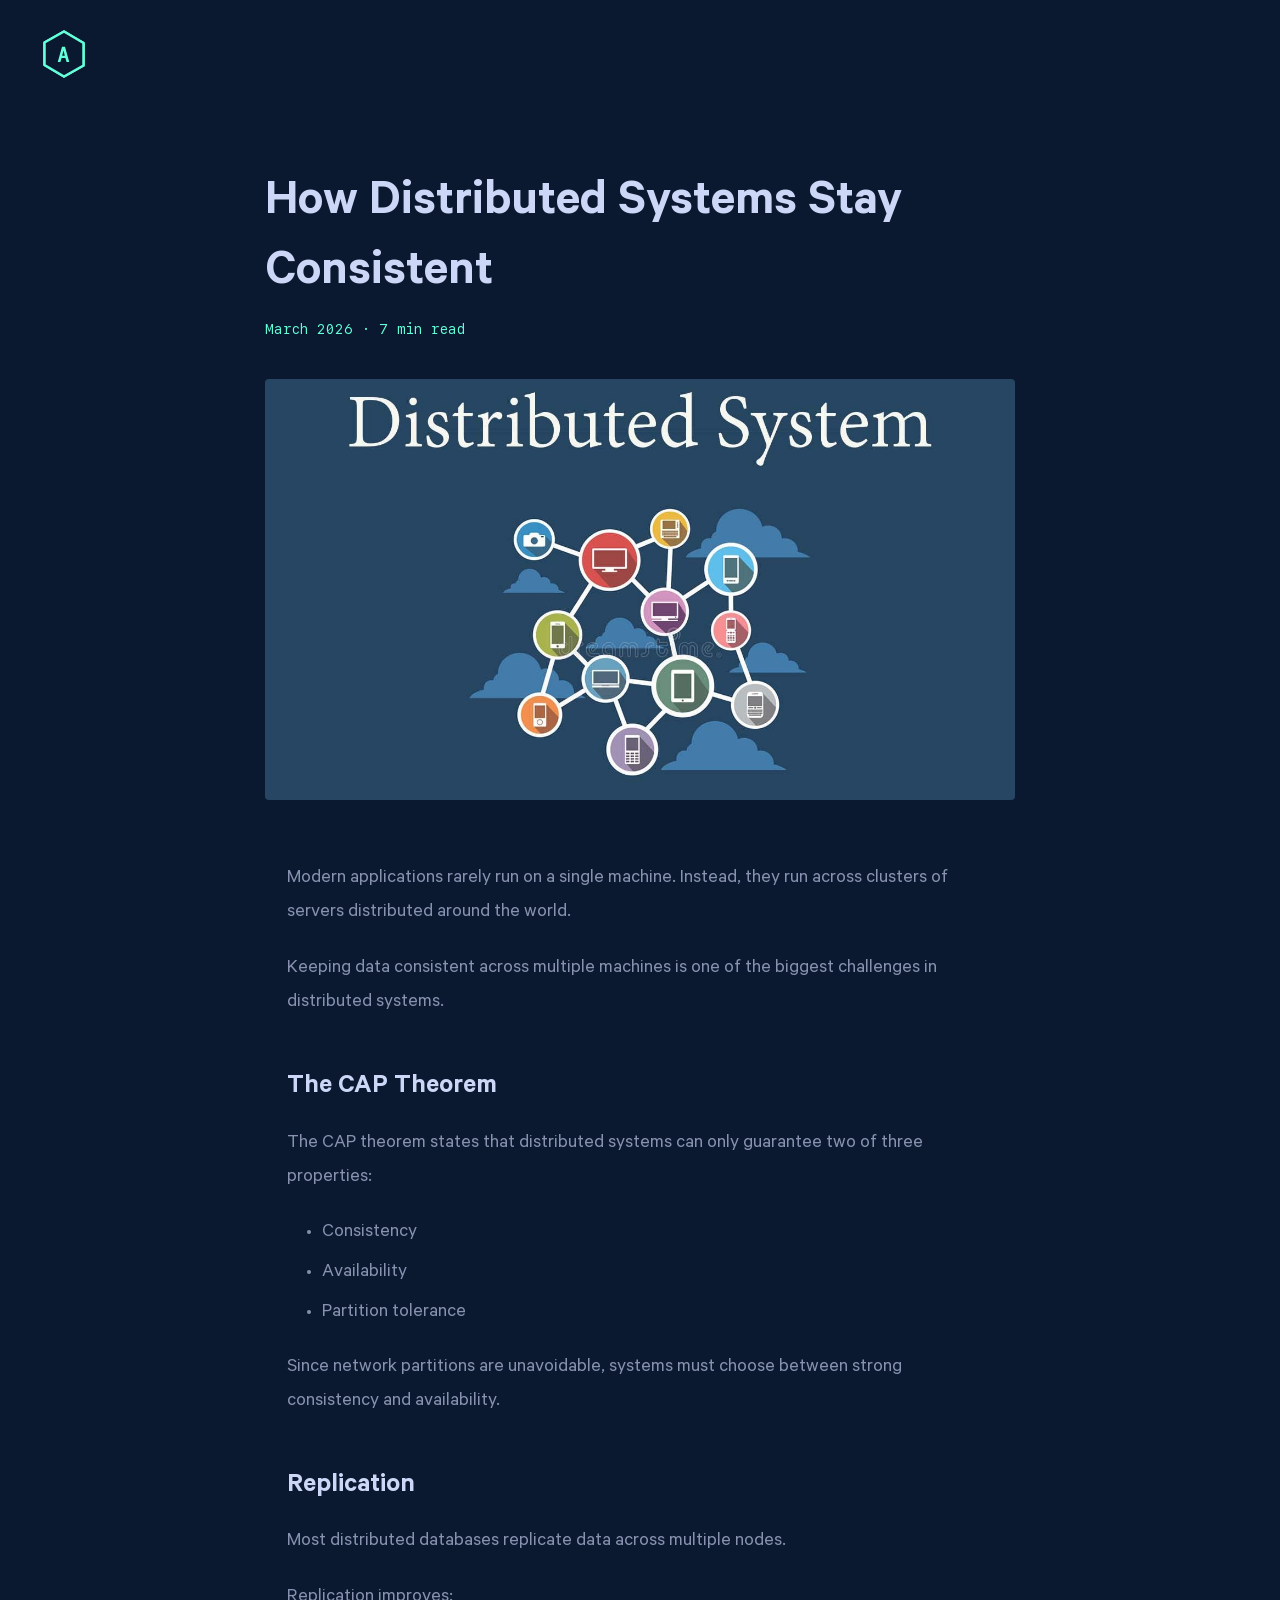
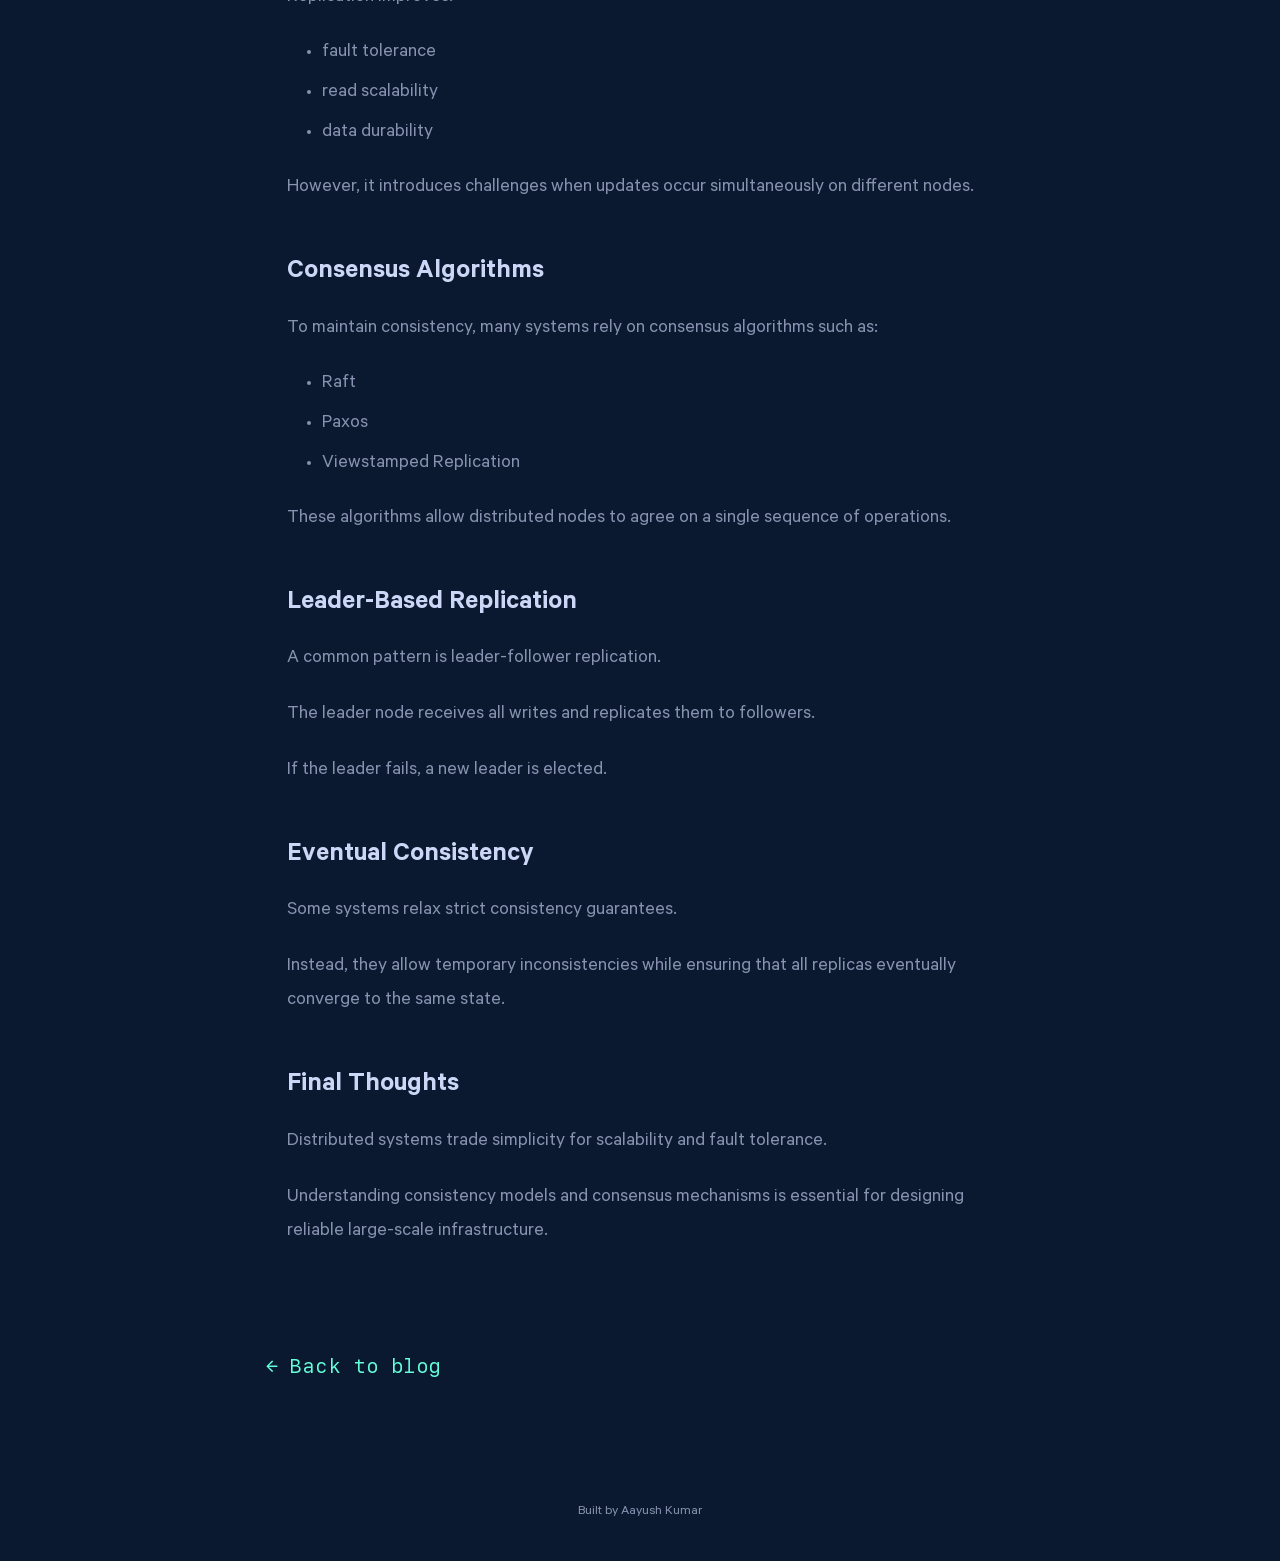
<file: blogs/distributed-systems-consistency.html>
<!DOCTYPE html>
<html lang="en" data-theme="dark">

<head>
    <meta charset="UTF-8">
    <meta name="viewport" content="width=device-width, initial-scale=1.0">

    <title>How Distributed Systems Stay Consistent | Aayush Kumar</title>

    <link rel="icon" href="/assets/images/favicon.svg" type="image/svg+xml">
    <link rel="stylesheet" href="/assets/css/fonts.css">
    <link rel="stylesheet" href="/assets/css/main.css">
    <link rel="stylesheet" href="/assets/css/components/blog.css">
</head>


<body>

    <header class="projects-nav">
        <div class="container nav-content">
            <div class="logo">
                <a href="/" aria-label="home">

                    <div class="hex-container">
                        <svg id="hex" xmlns="http://www.w3.org/2000/svg" role="img" viewBox="0 0 84 96">
                            <title>Hexagon</title>
                            <g transform="translate(-8,-2)">
                                <g transform="translate(11,5)">
                                    <polygon stroke="currentColor" stroke-width="5" stroke-linecap="round"
                                        stroke-linejoin="round" points="39 0 0 22 0 67 39 90 78 68 78 23"
                                        fill="currentColor" />
                                </g>
                            </g>
                        </svg>
                    </div>

                    <div class="logo-container">
                        <svg id="logo" xmlns="http://www.w3.org/2000/svg" role="img" viewBox="0 0 84 96">
                            <title>Logo</title>
                            <g transform="translate(-8,-2)">
                                <g transform="translate(11,5)">
                                    <polygon stroke="currentColor" stroke-width="5" stroke-linecap="round"
                                        stroke-linejoin="round" points="39 0 0 22 0 67 39 90 78 68 78 23" fill="none" />
                                    <path d="M49.5 61 L44.2 61 L41.8 53 L34.2 53 L31.8 61 L26.5 61 L35 30.3 L41 30.3 L49.5 61 Z 
                 M40.6 48.5 L38 38.2 L35.4 48.5 L40.6 48.5 Z" fill="currentColor" />
                                </g>
                            </g>
                        </svg>
                    </div>

                </a>
            </div>
    </header>


    <main class="blog-container">

        <h1 class="blog-title">How Distributed Systems Stay Consistent</h1>

        <div class="blog-meta">
            March 2026 · 7 min read
        </div>

        <div class="blog-hero">
            <img src="/data/blog/distributed-systems.jpg" alt="Distributed Systems">
        </div>

        <div class="blog-content">

            <p>
                Modern applications rarely run on a single machine.
                Instead, they run across clusters of servers distributed
                around the world.
            </p>

            <p>
                Keeping data consistent across multiple machines is one of
                the biggest challenges in distributed systems.
            </p>

            <h2>The CAP Theorem</h2>

            <p>
                The CAP theorem states that distributed systems can only
                guarantee two of three properties:
            </p>

            <ul>
                <li>Consistency</li>
                <li>Availability</li>
                <li>Partition tolerance</li>
            </ul>

            <p>
                Since network partitions are unavoidable, systems must choose
                between strong consistency and availability.
            </p>

            <h2>Replication</h2>

            <p>
                Most distributed databases replicate data across multiple nodes.
            </p>

            <p>
                Replication improves:
            </p>

            <ul>
                <li>fault tolerance</li>
                <li>read scalability</li>
                <li>data durability</li>
            </ul>

            <p>
                However, it introduces challenges when updates occur
                simultaneously on different nodes.
            </p>

            <h2>Consensus Algorithms</h2>

            <p>
                To maintain consistency, many systems rely on consensus algorithms
                such as:
            </p>

            <ul>
                <li>Raft</li>
                <li>Paxos</li>
                <li>Viewstamped Replication</li>
            </ul>

            <p>
                These algorithms allow distributed nodes to agree on a single
                sequence of operations.
            </p>

            <h2>Leader-Based Replication</h2>

            <p>
                A common pattern is leader-follower replication.
            </p>

            <p>
                The leader node receives all writes and replicates them to
                followers.
            </p>

            <p>
                If the leader fails, a new leader is elected.
            </p>

            <h2>Eventual Consistency</h2>

            <p>
                Some systems relax strict consistency guarantees.
            </p>

            <p>
                Instead, they allow temporary inconsistencies while ensuring
                that all replicas eventually converge to the same state.
            </p>

            <h2>Final Thoughts</h2>

            <p>
                Distributed systems trade simplicity for scalability and
                fault tolerance.
            </p>

            <p>
                Understanding consistency models and consensus mechanisms is
                essential for designing reliable large-scale infrastructure.
            </p>

        </div>

        <a href="/blogs.html" class="blog-back">
            ← Back to blog
        </a>

    </main>


    <footer class="footer">
        <p>Built by Aayush Kumar</p>
    </footer>

</body>

</html>
</file>
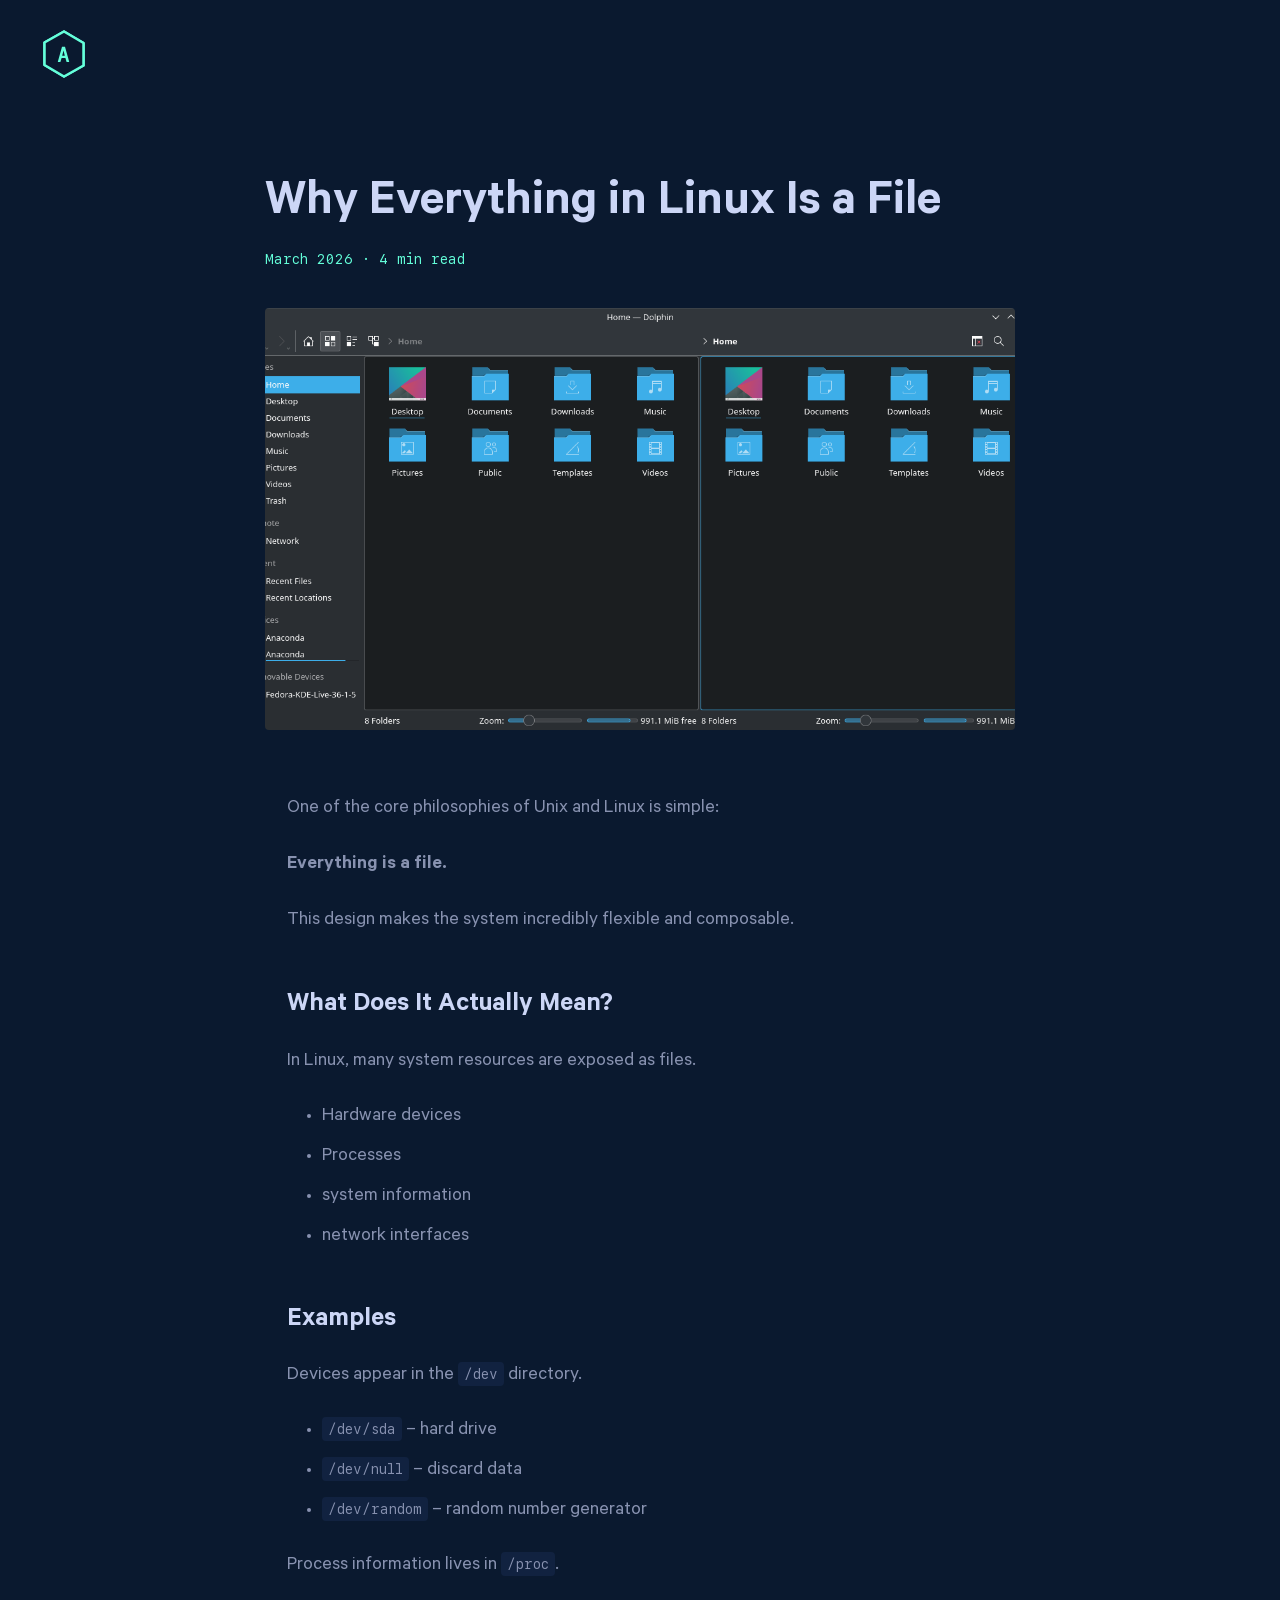
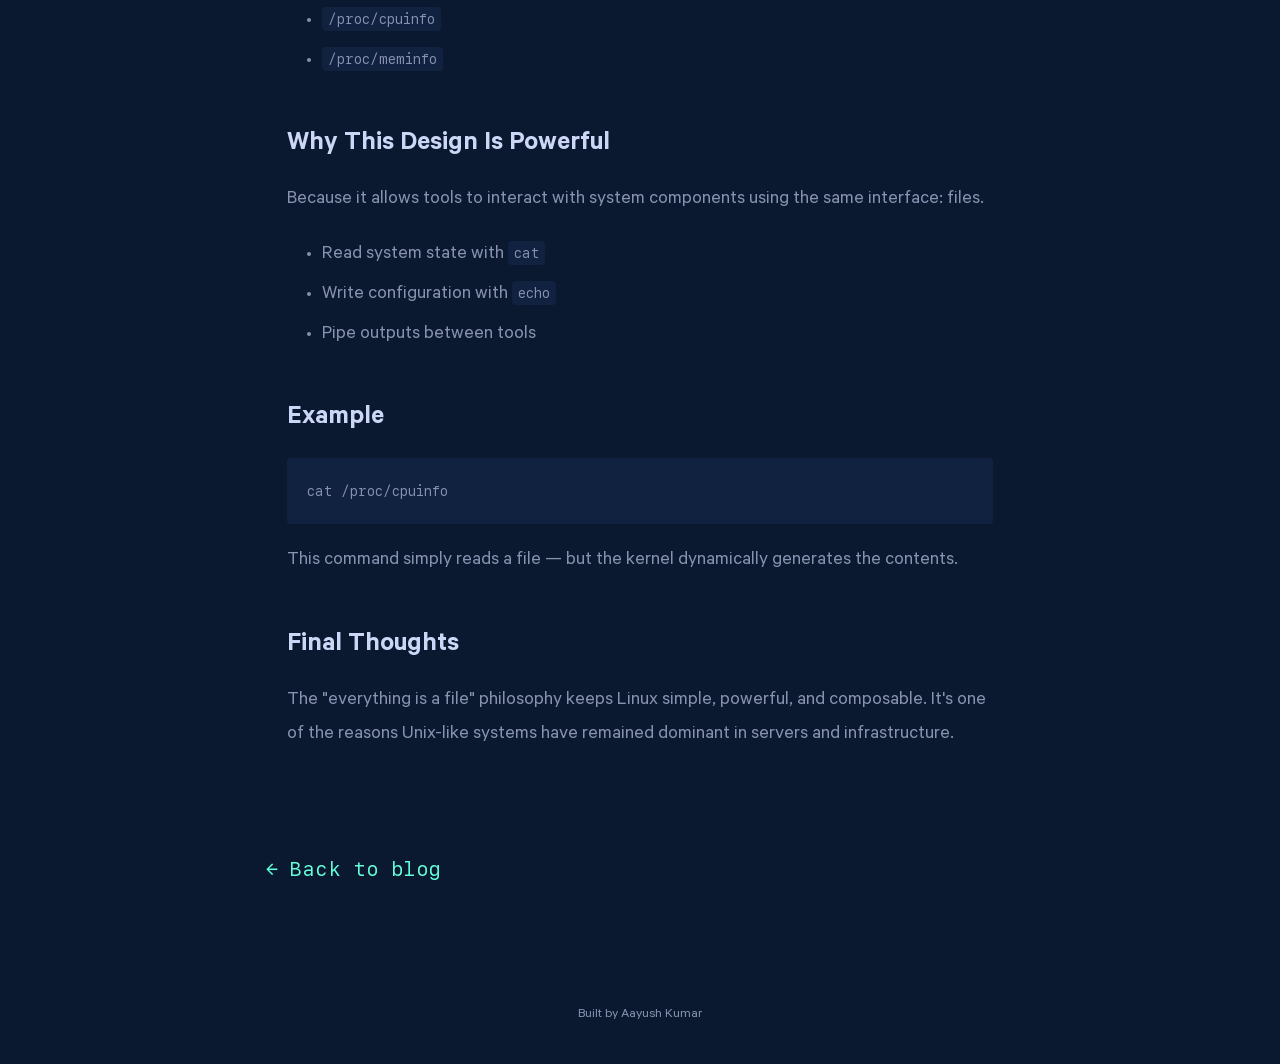
<file: blogs/everything-is-a-file.html>
<!DOCTYPE html>
<html lang="en" data-theme="dark">

<head>
    <meta charset="UTF-8">
    <meta name="viewport" content="width=device-width, initial-scale=1.0">

    <title>Why Everything in Linux Is a File | Aayush Kumar</title>

    <link rel="icon" href="/assets/images/favicon.svg" type="image/svg+xml">
    <link rel="stylesheet" href="/assets/css/fonts.css">
    <link rel="stylesheet" href="/assets/css/main.css">
    <link rel="stylesheet" href="/assets/css/components/blog.css">
</head>


<body>

    <header class="projects-nav">
        <div class="container nav-content">
            <div class="logo">
                <a href="/" aria-label="home">

                    <div class="hex-container">
                        <svg id="hex" xmlns="http://www.w3.org/2000/svg" role="img" viewBox="0 0 84 96">
                            <title>Hexagon</title>
                            <g transform="translate(-8,-2)">
                                <g transform="translate(11,5)">
                                    <polygon stroke="currentColor" stroke-width="5" stroke-linecap="round"
                                        stroke-linejoin="round" points="39 0 0 22 0 67 39 90 78 68 78 23"
                                        fill="currentColor" />
                                </g>
                            </g>
                        </svg>
                    </div>

                    <div class="logo-container">
                        <svg id="logo" xmlns="http://www.w3.org/2000/svg" role="img" viewBox="0 0 84 96">
                            <title>Logo</title>
                            <g transform="translate(-8,-2)">
                                <g transform="translate(11,5)">
                                    <polygon stroke="currentColor" stroke-width="5" stroke-linecap="round"
                                        stroke-linejoin="round" points="39 0 0 22 0 67 39 90 78 68 78 23" fill="none" />
                                    <path d="M49.5 61 L44.2 61 L41.8 53 L34.2 53 L31.8 61 L26.5 61 L35 30.3 L41 30.3 L49.5 61 Z 
                 M40.6 48.5 L38 38.2 L35.4 48.5 L40.6 48.5 Z" fill="currentColor" />
                                </g>
                            </g>
                        </svg>
                    </div>

                </a>
            </div>
    </header>


    <main class="blog-container">

        <h1 class="blog-title">Why Everything in Linux Is a File</h1>

        <div class="blog-meta">
            March 2026 · 4 min read
        </div>

        <div class="blog-hero">
            <img src="/data/blog/linux-files.jpg">
        </div>

        <div class="blog-content">

            <p>
                One of the core philosophies of Unix and Linux is simple:
            </p>

            <p>
                <strong>Everything is a file.</strong>
            </p>

            <p>
                This design makes the system incredibly flexible and composable.
            </p>

            <h2>What Does It Actually Mean?</h2>

            <p>
                In Linux, many system resources are exposed as files.
            </p>

            <ul>
                <li>Hardware devices</li>
                <li>Processes</li>
                <li>system information</li>
                <li>network interfaces</li>
            </ul>

            <h2>Examples</h2>

            <p>
                Devices appear in the <code>/dev</code> directory.
            </p>

            <ul>
                <li><code>/dev/sda</code> – hard drive</li>
                <li><code>/dev/null</code> – discard data</li>
                <li><code>/dev/random</code> – random number generator</li>
            </ul>

            <p>
                Process information lives in <code>/proc</code>.
            </p>

            <ul>
                <li><code>/proc/cpuinfo</code></li>
                <li><code>/proc/meminfo</code></li>
            </ul>

            <h2>Why This Design Is Powerful</h2>

            <p>
                Because it allows tools to interact with system components using the same interface: files.
            </p>

            <ul>
                <li>Read system state with <code>cat</code></li>
                <li>Write configuration with <code>echo</code></li>
                <li>Pipe outputs between tools</li>
            </ul>

            <h2>Example</h2>

            <pre><code>cat /proc/cpuinfo</code></pre>

            <p>
                This command simply reads a file — but the kernel dynamically generates the contents.
            </p>

            <h2>Final Thoughts</h2>

            <p>
                The "everything is a file" philosophy keeps Linux simple, powerful, and composable.
                It's one of the reasons Unix-like systems have remained dominant in servers and infrastructure.
            </p>

        </div>

        <a href="/blogs.html" class="blog-back">
            ← Back to blog
        </a>

    </main>


    <footer class="footer">
        <p>Built by Aayush Kumar</p>
    </footer>

</body>

</html>
</file>
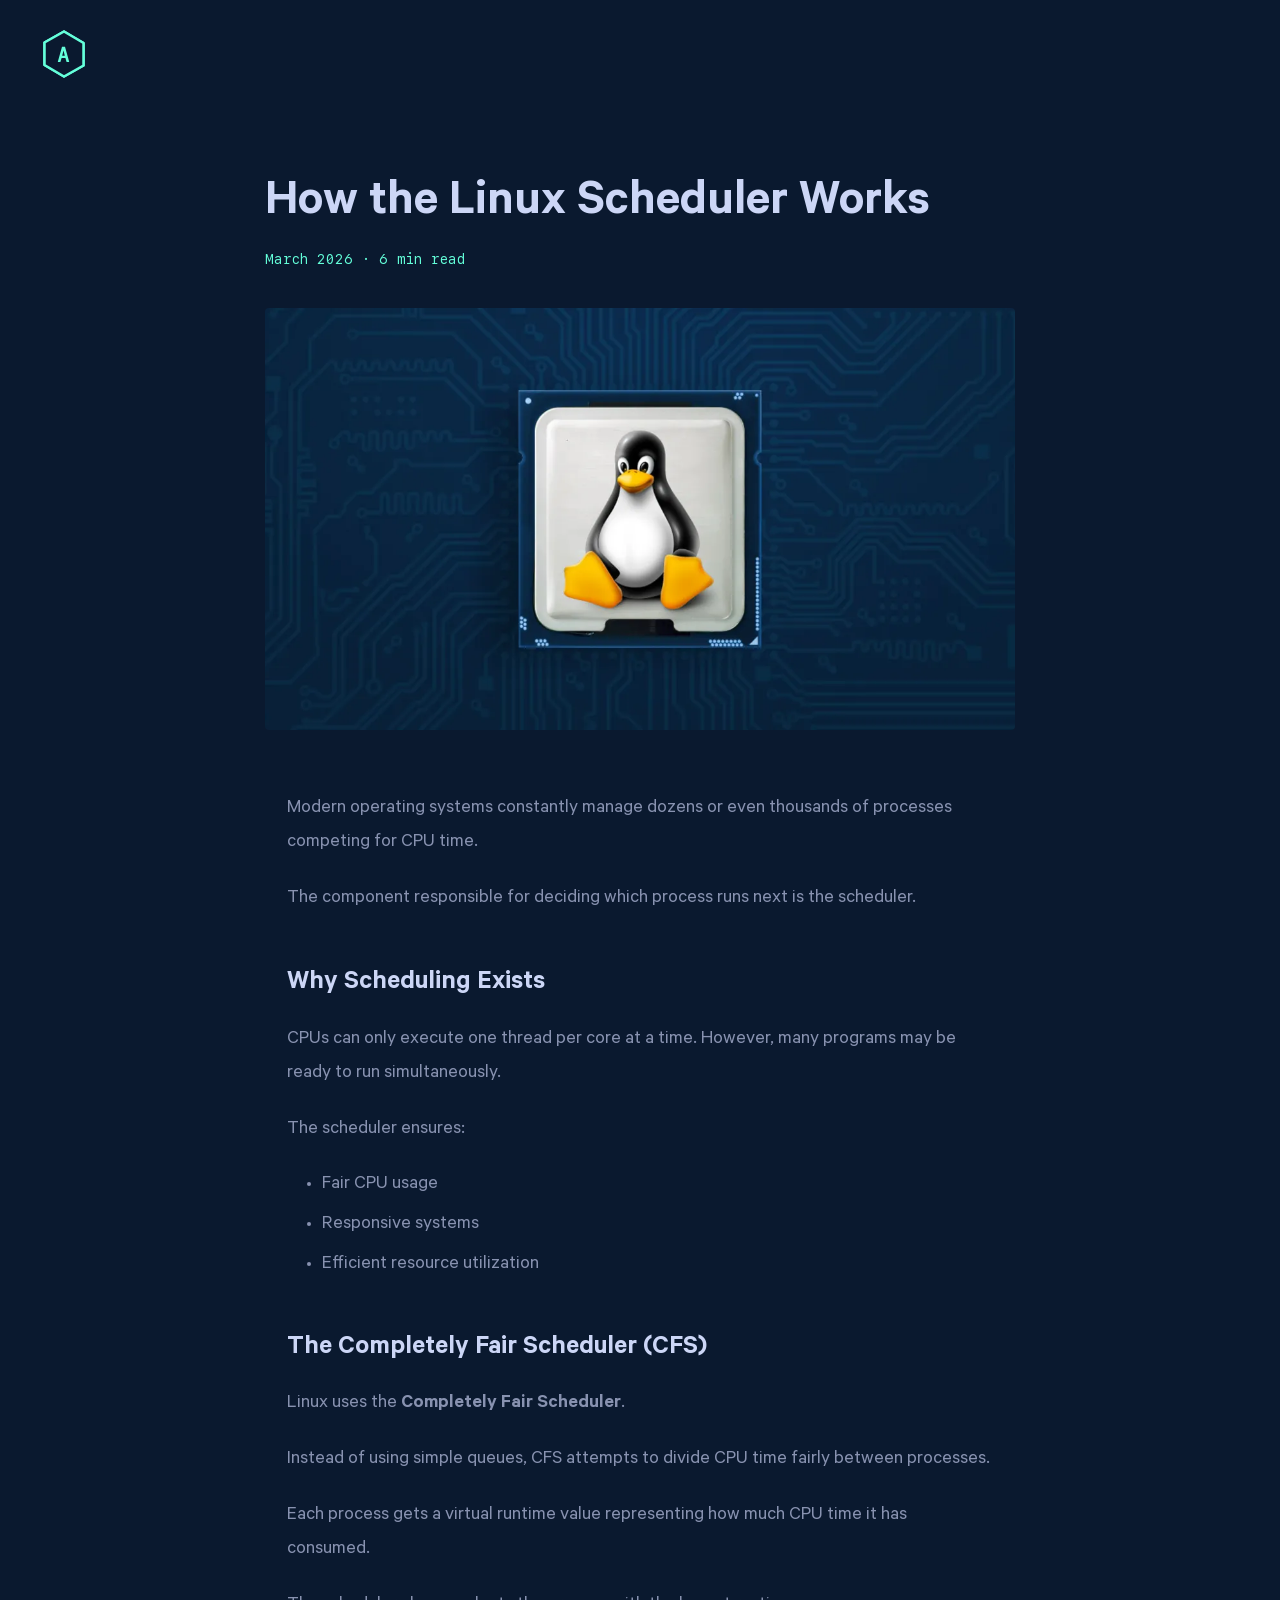
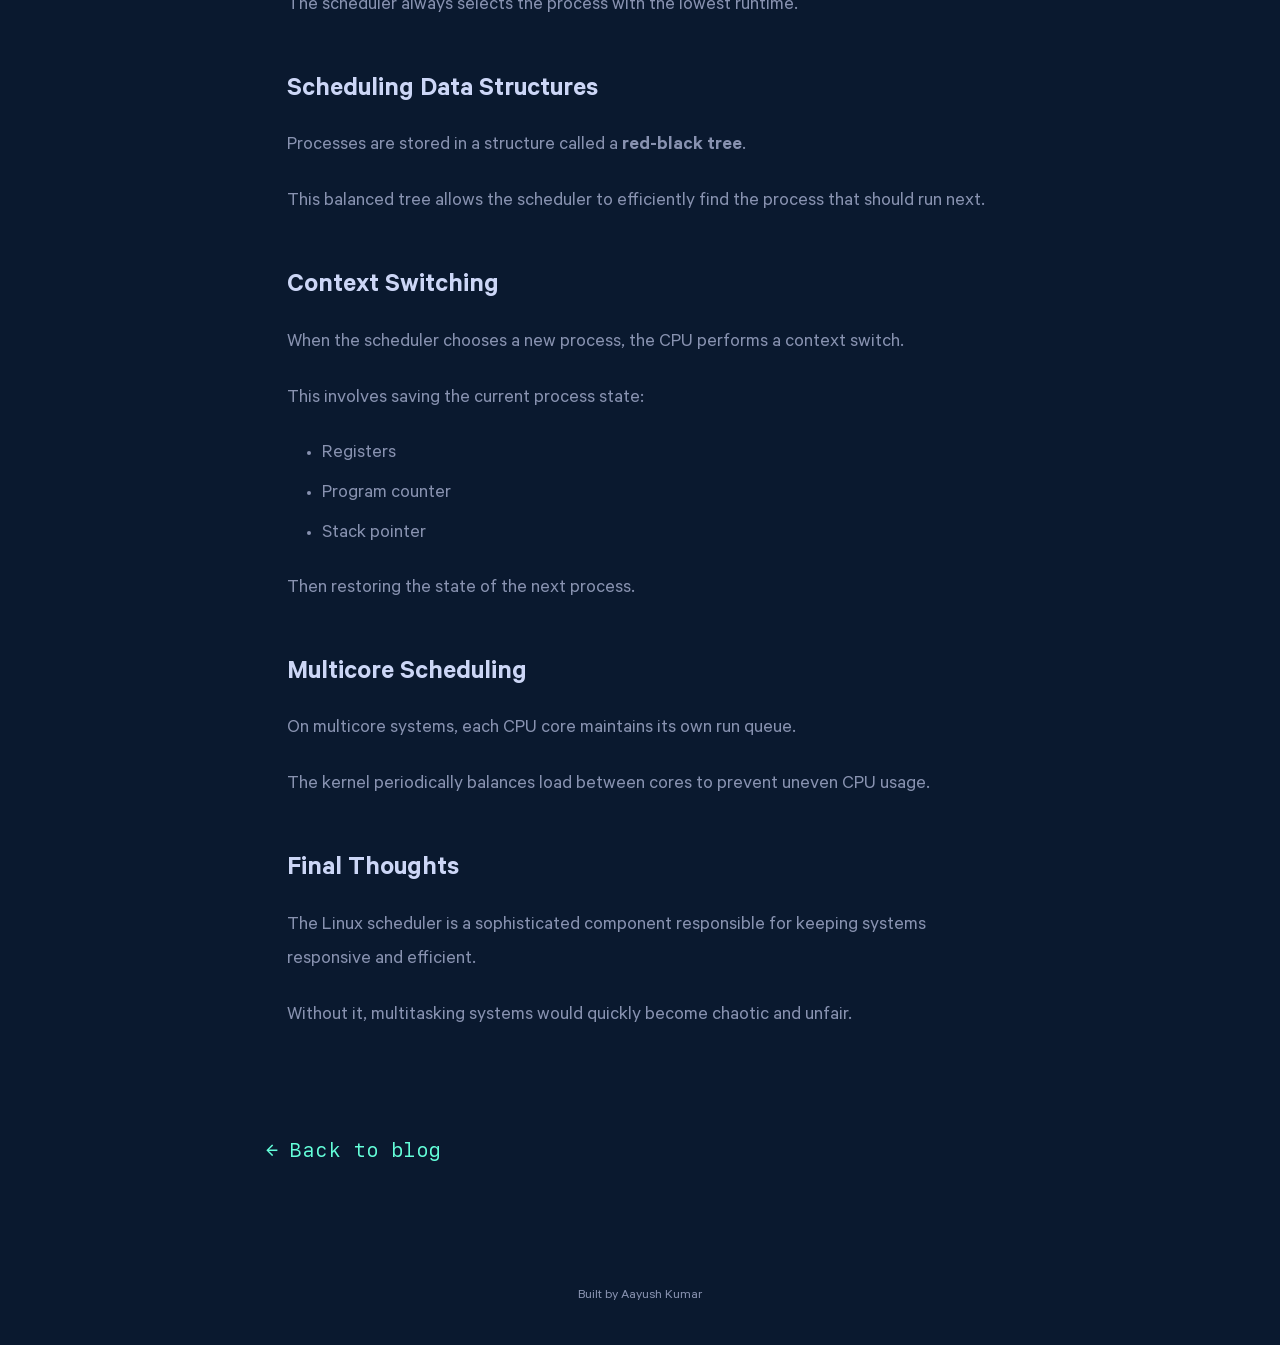
<file: blogs/linux-scheduler-explained.html>
<!DOCTYPE html>
<html lang="en" data-theme="dark">

<head>
    <meta charset="UTF-8">
    <meta name="viewport" content="width=device-width, initial-scale=1.0">

    <title>How the Linux Scheduler Works | Aayush Kumar</title>

    <link rel="icon" href="/assets/images/favicon.svg" type="image/svg+xml">
    <link rel="stylesheet" href="/assets/css/fonts.css">
    <link rel="stylesheet" href="/assets/css/main.css">
    <link rel="stylesheet" href="/assets/css/components/blog.css">
</head>


<body>

    <header class="projects-nav">
        <div class="container nav-content">
            <div class="logo">
                <a href="/" aria-label="home">

                    <div class="hex-container">
                        <svg id="hex" xmlns="http://www.w3.org/2000/svg" role="img" viewBox="0 0 84 96">
                            <title>Hexagon</title>
                            <g transform="translate(-8,-2)">
                                <g transform="translate(11,5)">
                                    <polygon stroke="currentColor" stroke-width="5" stroke-linecap="round"
                                        stroke-linejoin="round" points="39 0 0 22 0 67 39 90 78 68 78 23"
                                        fill="currentColor" />
                                </g>
                            </g>
                        </svg>
                    </div>

                    <div class="logo-container">
                        <svg id="logo" xmlns="http://www.w3.org/2000/svg" role="img" viewBox="0 0 84 96">
                            <title>Logo</title>
                            <g transform="translate(-8,-2)">
                                <g transform="translate(11,5)">
                                    <polygon stroke="currentColor" stroke-width="5" stroke-linecap="round"
                                        stroke-linejoin="round" points="39 0 0 22 0 67 39 90 78 68 78 23" fill="none" />
                                    <path d="M49.5 61 L44.2 61 L41.8 53 L34.2 53 L31.8 61 L26.5 61 L35 30.3 L41 30.3 L49.5 61 Z 
                 M40.6 48.5 L38 38.2 L35.4 48.5 L40.6 48.5 Z" fill="currentColor" />
                                </g>
                            </g>
                        </svg>
                    </div>

                </a>
            </div>
    </header>


    <main class="blog-container">

        <h1 class="blog-title">How the Linux Scheduler Works</h1>

        <div class="blog-meta">
            March 2026 · 6 min read
        </div>

        <div class="blog-hero">
            <img src="/data/blog/linux-scheduler.jpg" alt="Linux Scheduler">
        </div>

        <div class="blog-content">

            <p>
                Modern operating systems constantly manage dozens or even thousands of
                processes competing for CPU time.
            </p>

            <p>
                The component responsible for deciding which process runs next is
                the scheduler.
            </p>

            <h2>Why Scheduling Exists</h2>

            <p>
                CPUs can only execute one thread per core at a time.
                However, many programs may be ready to run simultaneously.
            </p>

            <p>
                The scheduler ensures:
            </p>

            <ul>
                <li>Fair CPU usage</li>
                <li>Responsive systems</li>
                <li>Efficient resource utilization</li>
            </ul>

            <h2>The Completely Fair Scheduler (CFS)</h2>

            <p>
                Linux uses the <strong>Completely Fair Scheduler</strong>.
            </p>

            <p>
                Instead of using simple queues, CFS attempts to divide CPU time
                fairly between processes.
            </p>

            <p>
                Each process gets a virtual runtime value representing how much CPU
                time it has consumed.
            </p>

            <p>
                The scheduler always selects the process with the lowest runtime.
            </p>

            <h2>Scheduling Data Structures</h2>

            <p>
                Processes are stored in a structure called a
                <strong>red-black tree</strong>.
            </p>

            <p>
                This balanced tree allows the scheduler to efficiently find
                the process that should run next.
            </p>

            <h2>Context Switching</h2>

            <p>
                When the scheduler chooses a new process, the CPU performs
                a context switch.
            </p>

            <p>
                This involves saving the current process state:
            </p>

            <ul>
                <li>Registers</li>
                <li>Program counter</li>
                <li>Stack pointer</li>
            </ul>

            <p>
                Then restoring the state of the next process.
            </p>

            <h2>Multicore Scheduling</h2>

            <p>
                On multicore systems, each CPU core maintains its own run queue.
            </p>

            <p>
                The kernel periodically balances load between cores
                to prevent uneven CPU usage.
            </p>

            <h2>Final Thoughts</h2>

            <p>
                The Linux scheduler is a sophisticated component responsible
                for keeping systems responsive and efficient.
            </p>

            <p>
                Without it, multitasking systems would quickly become chaotic
                and unfair.
            </p>

        </div>

        <a href="/blogs.html" class="blog-back">
            ← Back to blog
        </a>

    </main>


    <footer class="footer">
        <p>Built by Aayush Kumar</p>
    </footer>

</body>

</html>
</file>
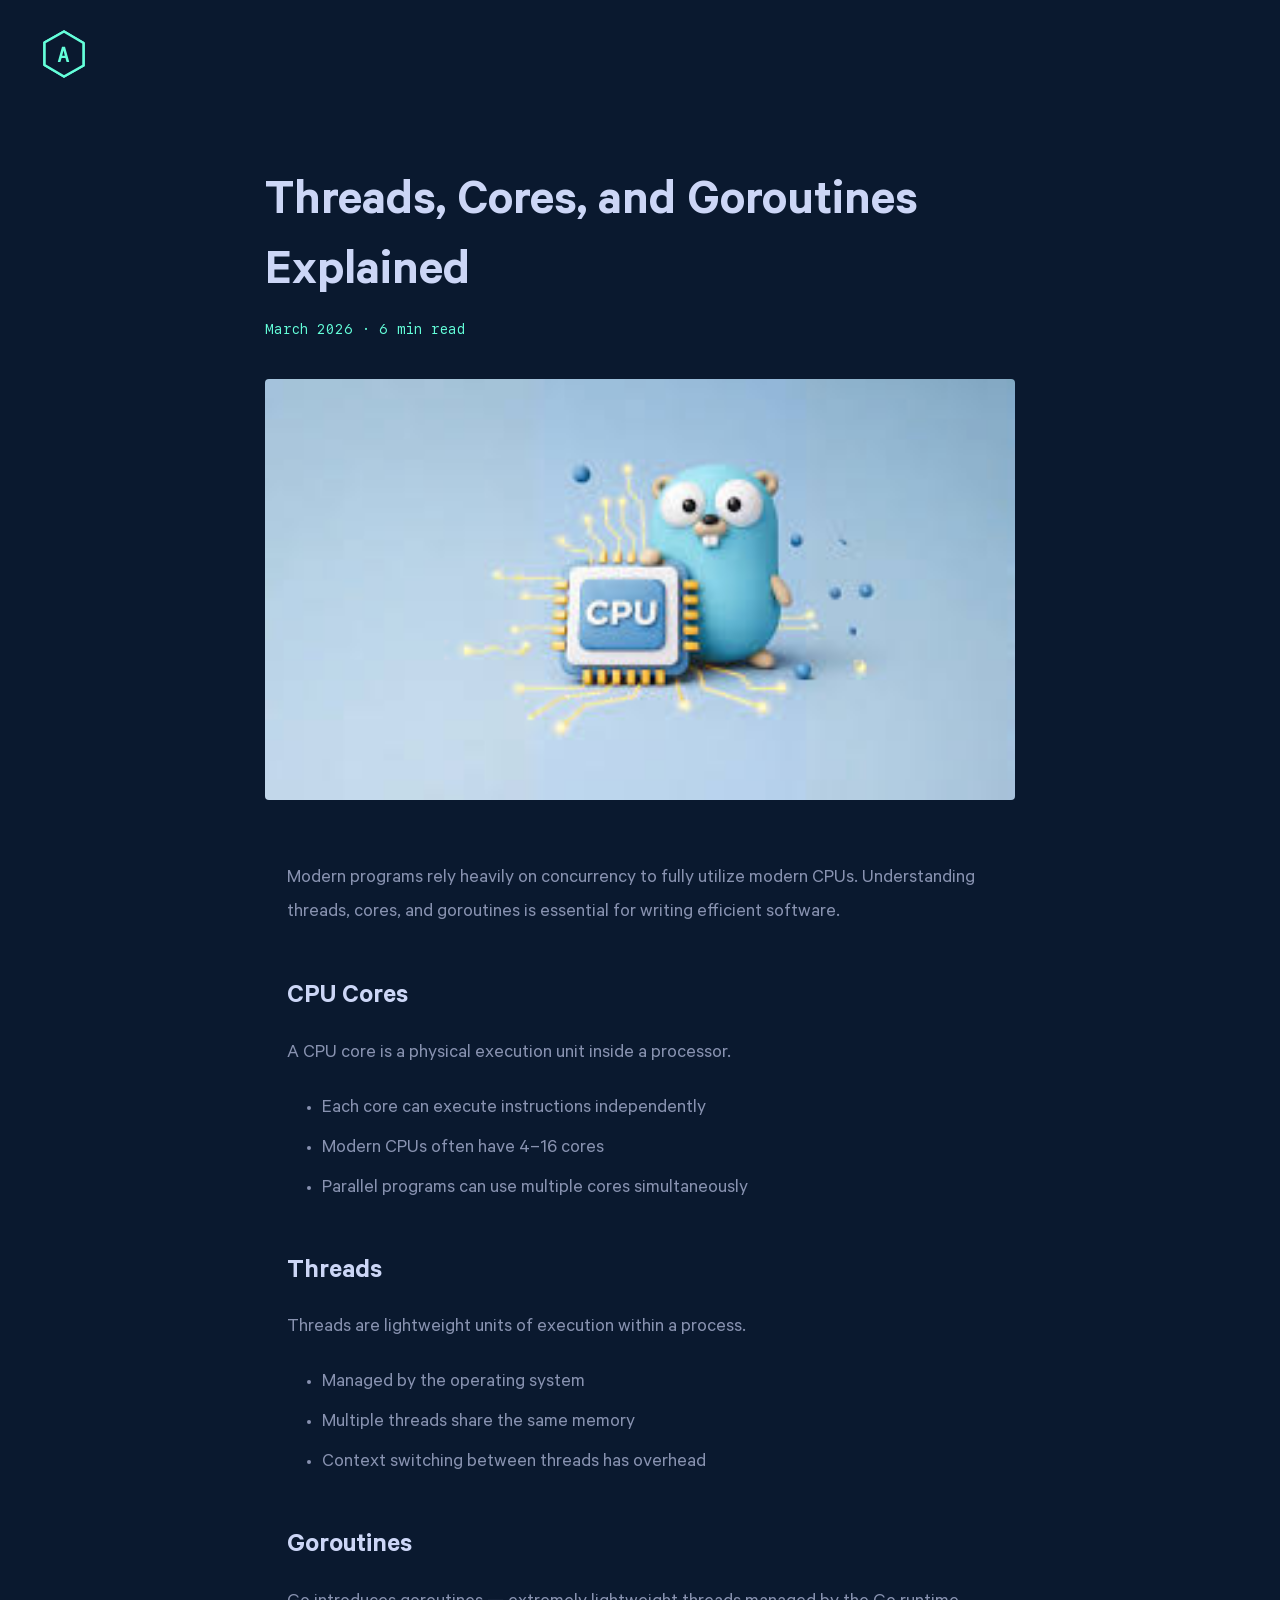
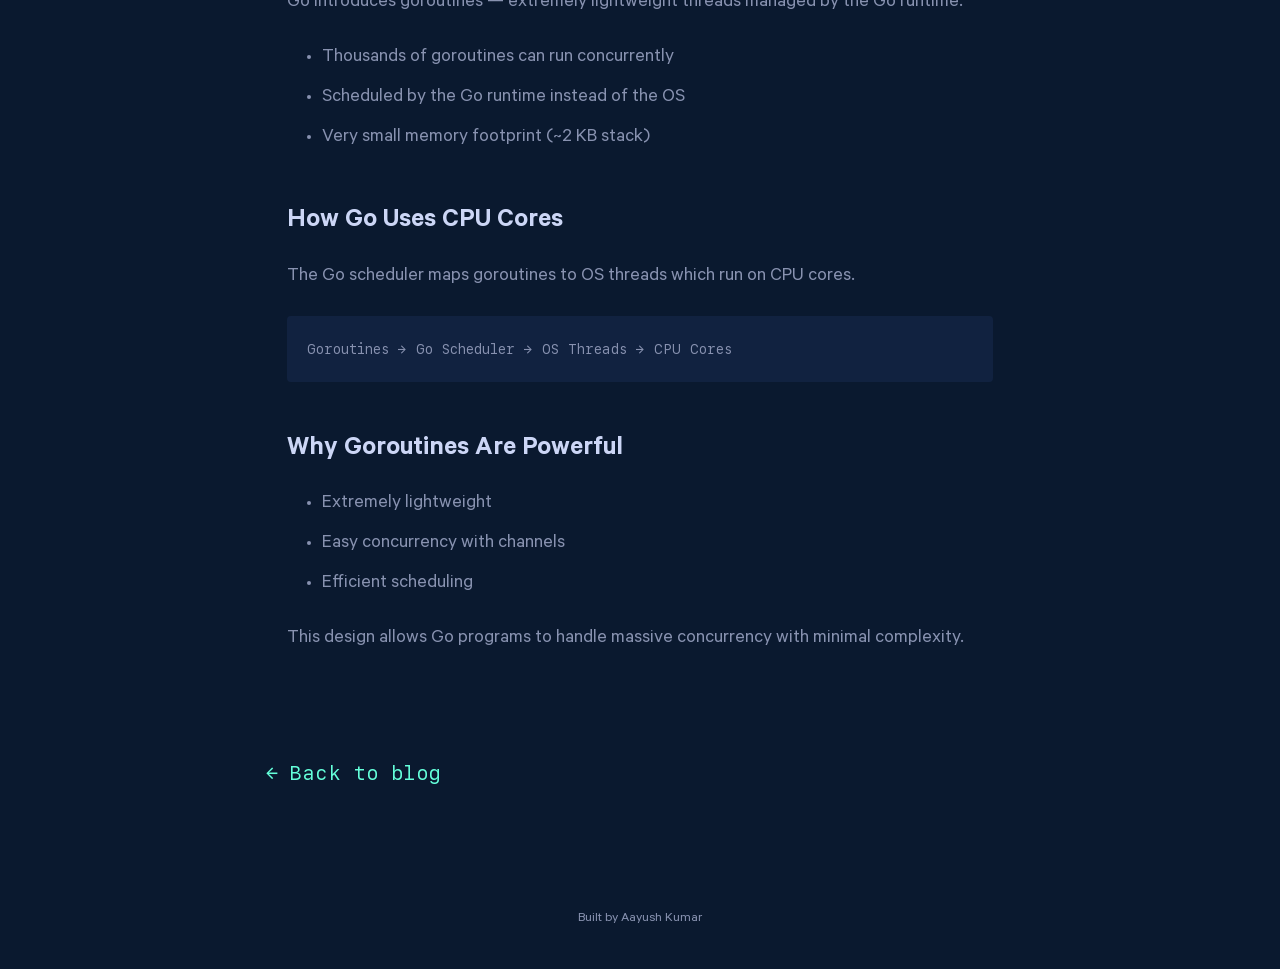
<file: blogs/threads-goroutines.html>
<!DOCTYPE html>
<html lang="en" data-theme="dark">

<head>
    <meta charset="UTF-8">
    <meta name="viewport" content="width=device-width, initial-scale=1.0">

    <title>Threads, Cores, and Goroutines Explained | Aayush Kumar</title>

    <link rel="icon" href="/assets/images/favicon.svg" type="image/svg+xml">
    <link rel="stylesheet" href="/assets/css/fonts.css">
    <link rel="stylesheet" href="/assets/css/main.css">
    <link rel="stylesheet" href="/assets/css/components/blog.css">
</head>


<body>

    <header class="projects-nav">
        <div class="container nav-content">
            <div class="logo">
                <a href="/" aria-label="home">

                    <div class="hex-container">
                        <svg id="hex" xmlns="http://www.w3.org/2000/svg" role="img" viewBox="0 0 84 96">
                            <title>Hexagon</title>
                            <g transform="translate(-8,-2)">
                                <g transform="translate(11,5)">
                                    <polygon stroke="currentColor" stroke-width="5" stroke-linecap="round"
                                        stroke-linejoin="round" points="39 0 0 22 0 67 39 90 78 68 78 23"
                                        fill="currentColor" />
                                </g>
                            </g>
                        </svg>
                    </div>

                    <div class="logo-container">
                        <svg id="logo" xmlns="http://www.w3.org/2000/svg" role="img" viewBox="0 0 84 96">
                            <title>Logo</title>
                            <g transform="translate(-8,-2)">
                                <g transform="translate(11,5)">
                                    <polygon stroke="currentColor" stroke-width="5" stroke-linecap="round"
                                        stroke-linejoin="round" points="39 0 0 22 0 67 39 90 78 68 78 23" fill="none" />
                                    <path d="M49.5 61 L44.2 61 L41.8 53 L34.2 53 L31.8 61 L26.5 61 L35 30.3 L41 30.3 L49.5 61 Z 
                 M40.6 48.5 L38 38.2 L35.4 48.5 L40.6 48.5 Z" fill="currentColor" />
                                </g>
                            </g>
                        </svg>
                    </div>

                </a>
            </div>
    </header>


    <main class="blog-container">

        <h1 class="blog-title">Threads, Cores, and Goroutines Explained</h1>

        <div class="blog-meta">
            March 2026 · 6 min read
        </div>

        <div class="blog-hero">
            <img src="/data/blog/concurrency.jpg">
        </div>

        <div class="blog-content">

            <p>
                Modern programs rely heavily on concurrency to fully utilize modern CPUs.
                Understanding threads, cores, and goroutines is essential for writing efficient software.
            </p>

            <h2>CPU Cores</h2>

            <p>
                A CPU core is a physical execution unit inside a processor.
            </p>

            <ul>
                <li>Each core can execute instructions independently</li>
                <li>Modern CPUs often have 4–16 cores</li>
                <li>Parallel programs can use multiple cores simultaneously</li>
            </ul>

            <h2>Threads</h2>

            <p>
                Threads are lightweight units of execution within a process.
            </p>

            <ul>
                <li>Managed by the operating system</li>
                <li>Multiple threads share the same memory</li>
                <li>Context switching between threads has overhead</li>
            </ul>

            <h2>Goroutines</h2>

            <p>
                Go introduces goroutines — extremely lightweight threads managed by the Go runtime.
            </p>

            <ul>
                <li>Thousands of goroutines can run concurrently</li>
                <li>Scheduled by the Go runtime instead of the OS</li>
                <li>Very small memory footprint (~2 KB stack)</li>
            </ul>

            <h2>How Go Uses CPU Cores</h2>

            <p>
                The Go scheduler maps goroutines to OS threads which run on CPU cores.
            </p>

            <pre><code>Goroutines → Go Scheduler → OS Threads → CPU Cores</code></pre>

            <h2>Why Goroutines Are Powerful</h2>

            <ul>
                <li>Extremely lightweight</li>
                <li>Easy concurrency with channels</li>
                <li>Efficient scheduling</li>
            </ul>

            <p>
                This design allows Go programs to handle massive concurrency with minimal complexity.
            </p>

        </div>

        <a href="/blogs.html" class="blog-back">
            ← Back to blog
        </a>

    </main>


    <footer class="footer">
        <p>Built by Aayush Kumar</p>
    </footer>

</body>

</html>
</file>
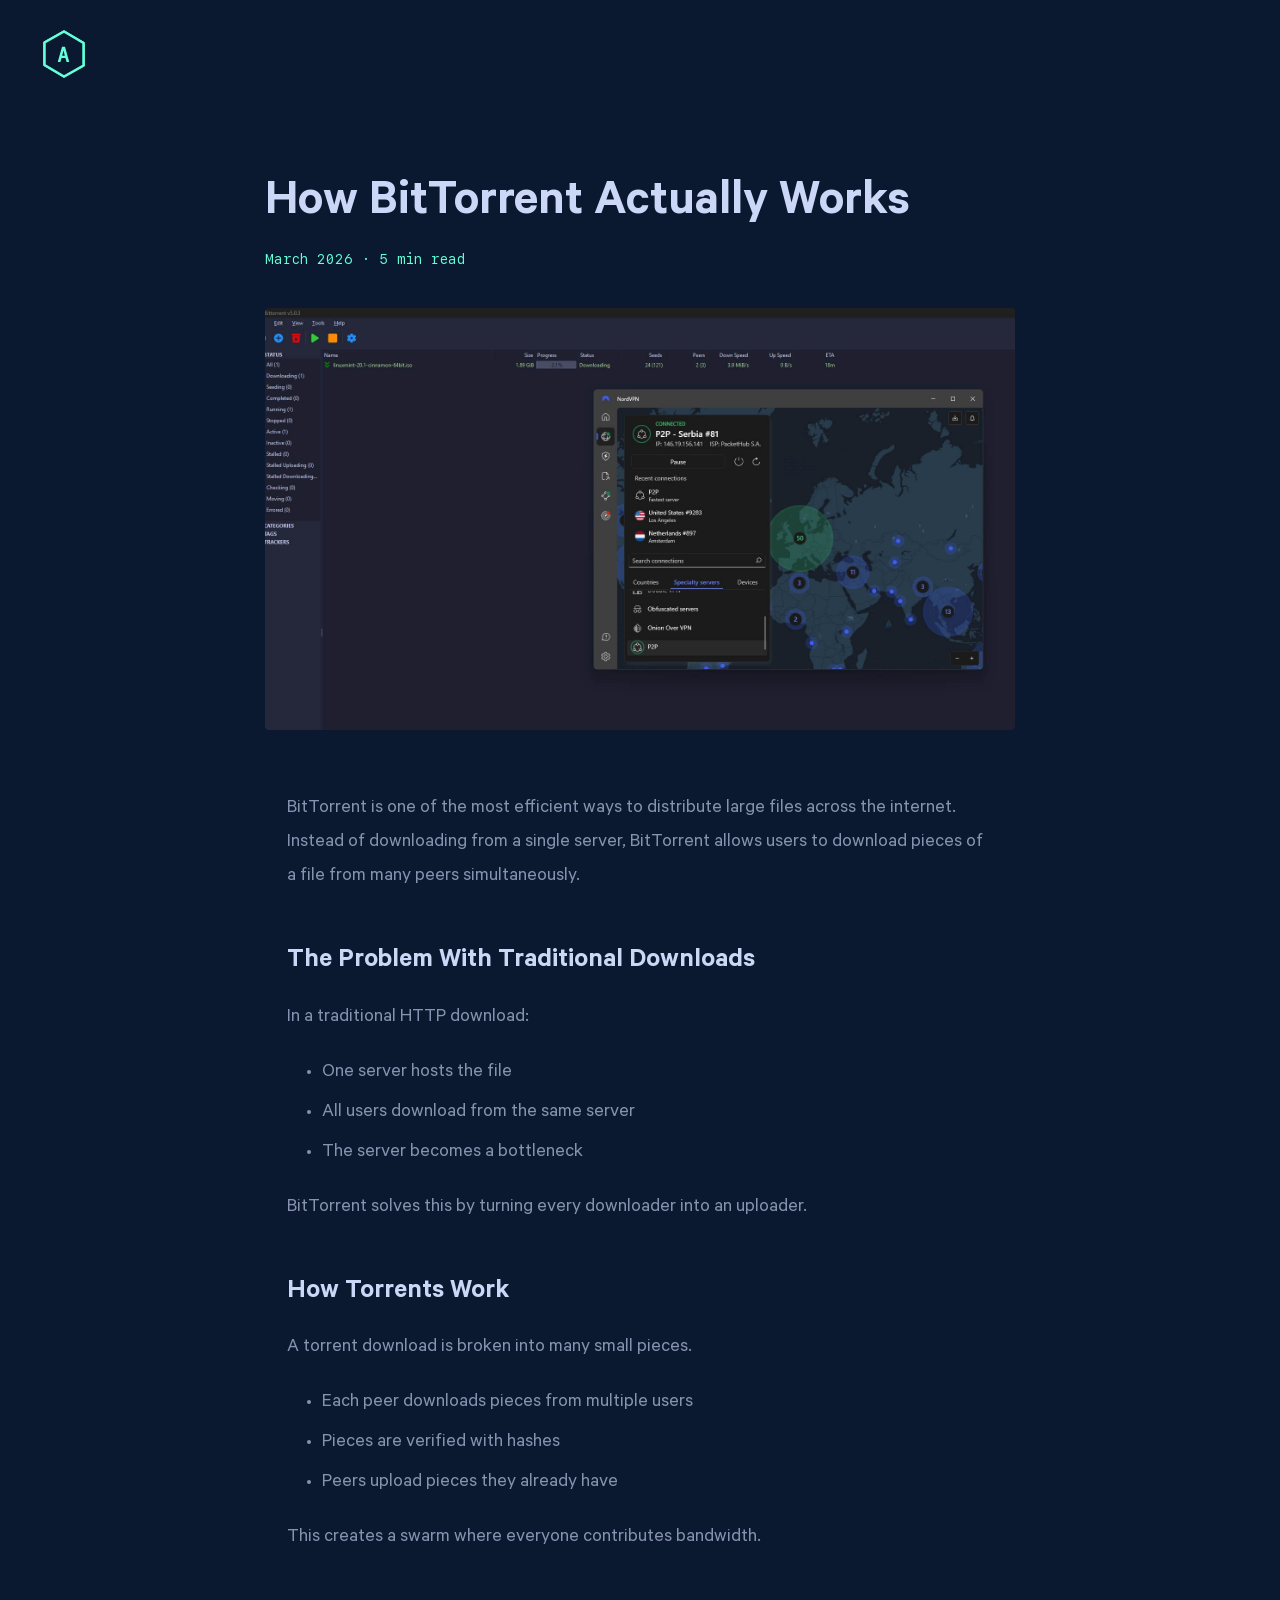
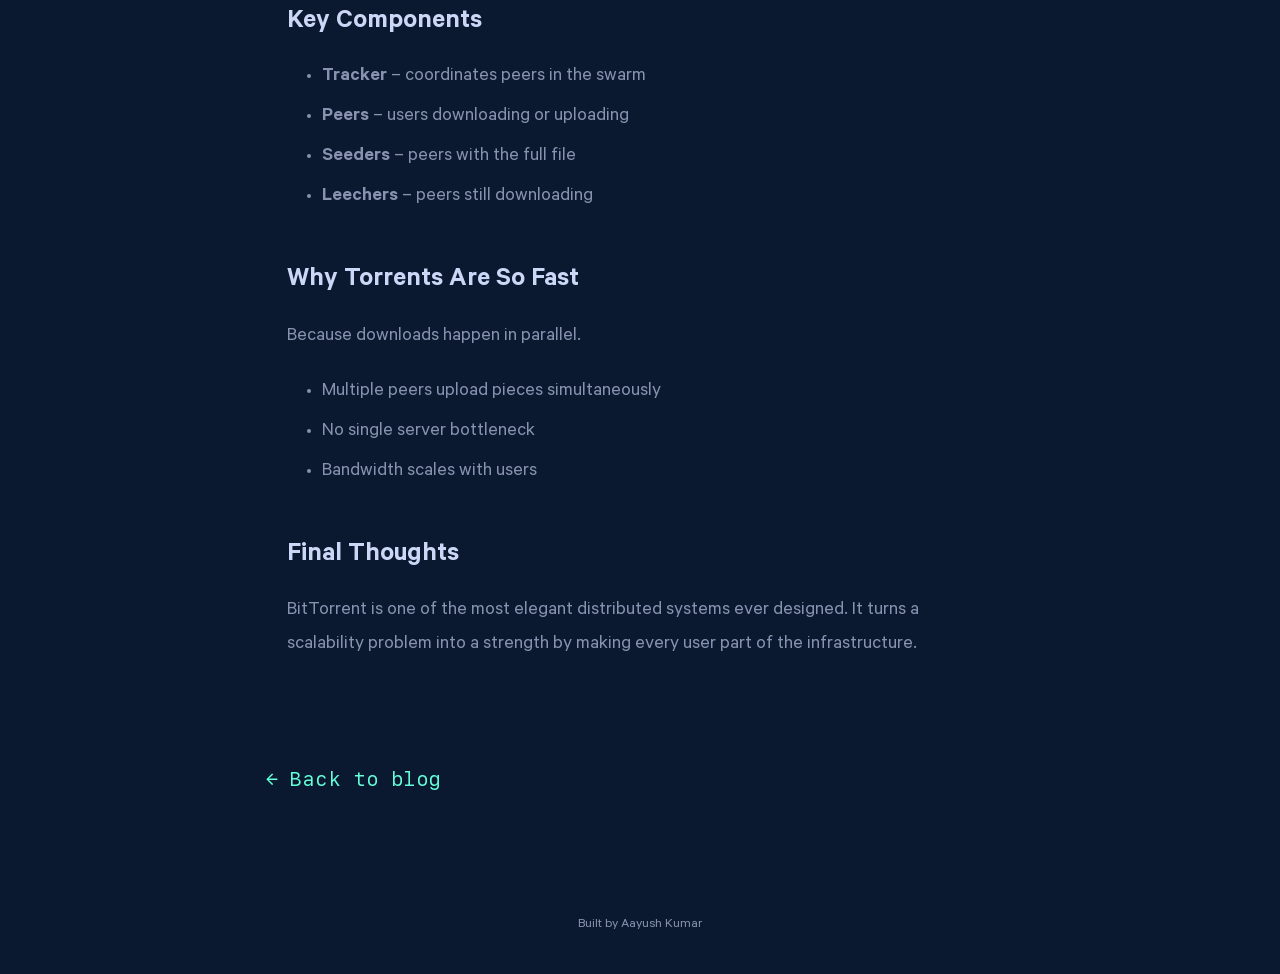
<file: blogs/torrenting-explained.html>
<!DOCTYPE html>
<html lang="en" data-theme="dark">

<head>
    <meta charset="UTF-8">
    <meta name="viewport" content="width=device-width, initial-scale=1.0">

    <title>How BitTorrent Actually Works | Aayush Kumar</title>

    <link rel="icon" href="/assets/images/favicon.svg" type="image/svg+xml">
    <link rel="stylesheet" href="/assets/css/fonts.css">
    <link rel="stylesheet" href="/assets/css/main.css">
    <link rel="stylesheet" href="/assets/css/components/blog.css">
</head>


<body>

    <header class="projects-nav">
        <div class="container nav-content">
            <div class="logo">
                <a href="/" aria-label="home">

                    <div class="hex-container">
                        <svg id="hex" xmlns="http://www.w3.org/2000/svg" role="img" viewBox="0 0 84 96">
                            <title>Hexagon</title>
                            <g transform="translate(-8,-2)">
                                <g transform="translate(11,5)">
                                    <polygon stroke="currentColor" stroke-width="5" stroke-linecap="round"
                                        stroke-linejoin="round" points="39 0 0 22 0 67 39 90 78 68 78 23"
                                        fill="currentColor" />
                                </g>
                            </g>
                        </svg>
                    </div>

                    <div class="logo-container">
                        <svg id="logo" xmlns="http://www.w3.org/2000/svg" role="img" viewBox="0 0 84 96">
                            <title>Logo</title>
                            <g transform="translate(-8,-2)">
                                <g transform="translate(11,5)">
                                    <polygon stroke="currentColor" stroke-width="5" stroke-linecap="round"
                                        stroke-linejoin="round" points="39 0 0 22 0 67 39 90 78 68 78 23" fill="none" />
                                    <path d="M49.5 61 L44.2 61 L41.8 53 L34.2 53 L31.8 61 L26.5 61 L35 30.3 L41 30.3 L49.5 61 Z 
                 M40.6 48.5 L38 38.2 L35.4 48.5 L40.6 48.5 Z" fill="currentColor" />
                                </g>
                            </g>
                        </svg>
                    </div>

                </a>
            </div>
    </header>


    <main class="blog-container">

        <h1 class="blog-title">How BitTorrent Actually Works</h1>

        <div class="blog-meta">
            March 2026 · 5 min read
        </div>

        <div class="blog-hero">
            <img src="/data/blog/torrenting.jpg">
        </div>

        <div class="blog-content">

            <p>
                BitTorrent is one of the most efficient ways to distribute large files across the internet.
                Instead of downloading from a single server, BitTorrent allows users to download pieces of a file from
                many peers simultaneously.
            </p>

            <h2>The Problem With Traditional Downloads</h2>

            <p>
                In a traditional HTTP download:
            </p>

            <ul>
                <li>One server hosts the file</li>
                <li>All users download from the same server</li>
                <li>The server becomes a bottleneck</li>
            </ul>

            <p>
                BitTorrent solves this by turning every downloader into an uploader.
            </p>

            <h2>How Torrents Work</h2>

            <p>
                A torrent download is broken into many small pieces.
            </p>

            <ul>
                <li>Each peer downloads pieces from multiple users</li>
                <li>Pieces are verified with hashes</li>
                <li>Peers upload pieces they already have</li>
            </ul>

            <p>
                This creates a swarm where everyone contributes bandwidth.
            </p>

            <h2>Key Components</h2>

            <ul>
                <li><strong>Tracker</strong> – coordinates peers in the swarm</li>
                <li><strong>Peers</strong> – users downloading or uploading</li>
                <li><strong>Seeders</strong> – peers with the full file</li>
                <li><strong>Leechers</strong> – peers still downloading</li>
            </ul>

            <h2>Why Torrents Are So Fast</h2>

            <p>
                Because downloads happen in parallel.
            </p>

            <ul>
                <li>Multiple peers upload pieces simultaneously</li>
                <li>No single server bottleneck</li>
                <li>Bandwidth scales with users</li>
            </ul>

            <h2>Final Thoughts</h2>

            <p>
                BitTorrent is one of the most elegant distributed systems ever designed.
                It turns a scalability problem into a strength by making every user part of the infrastructure.
            </p>

        </div>

        <a href="/blogs.html" class="blog-back">
            ← Back to blog
        </a>

    </main>


    <footer class="footer">
        <p>Built by Aayush Kumar</p>
    </footer>

</body>

</html>
</file>
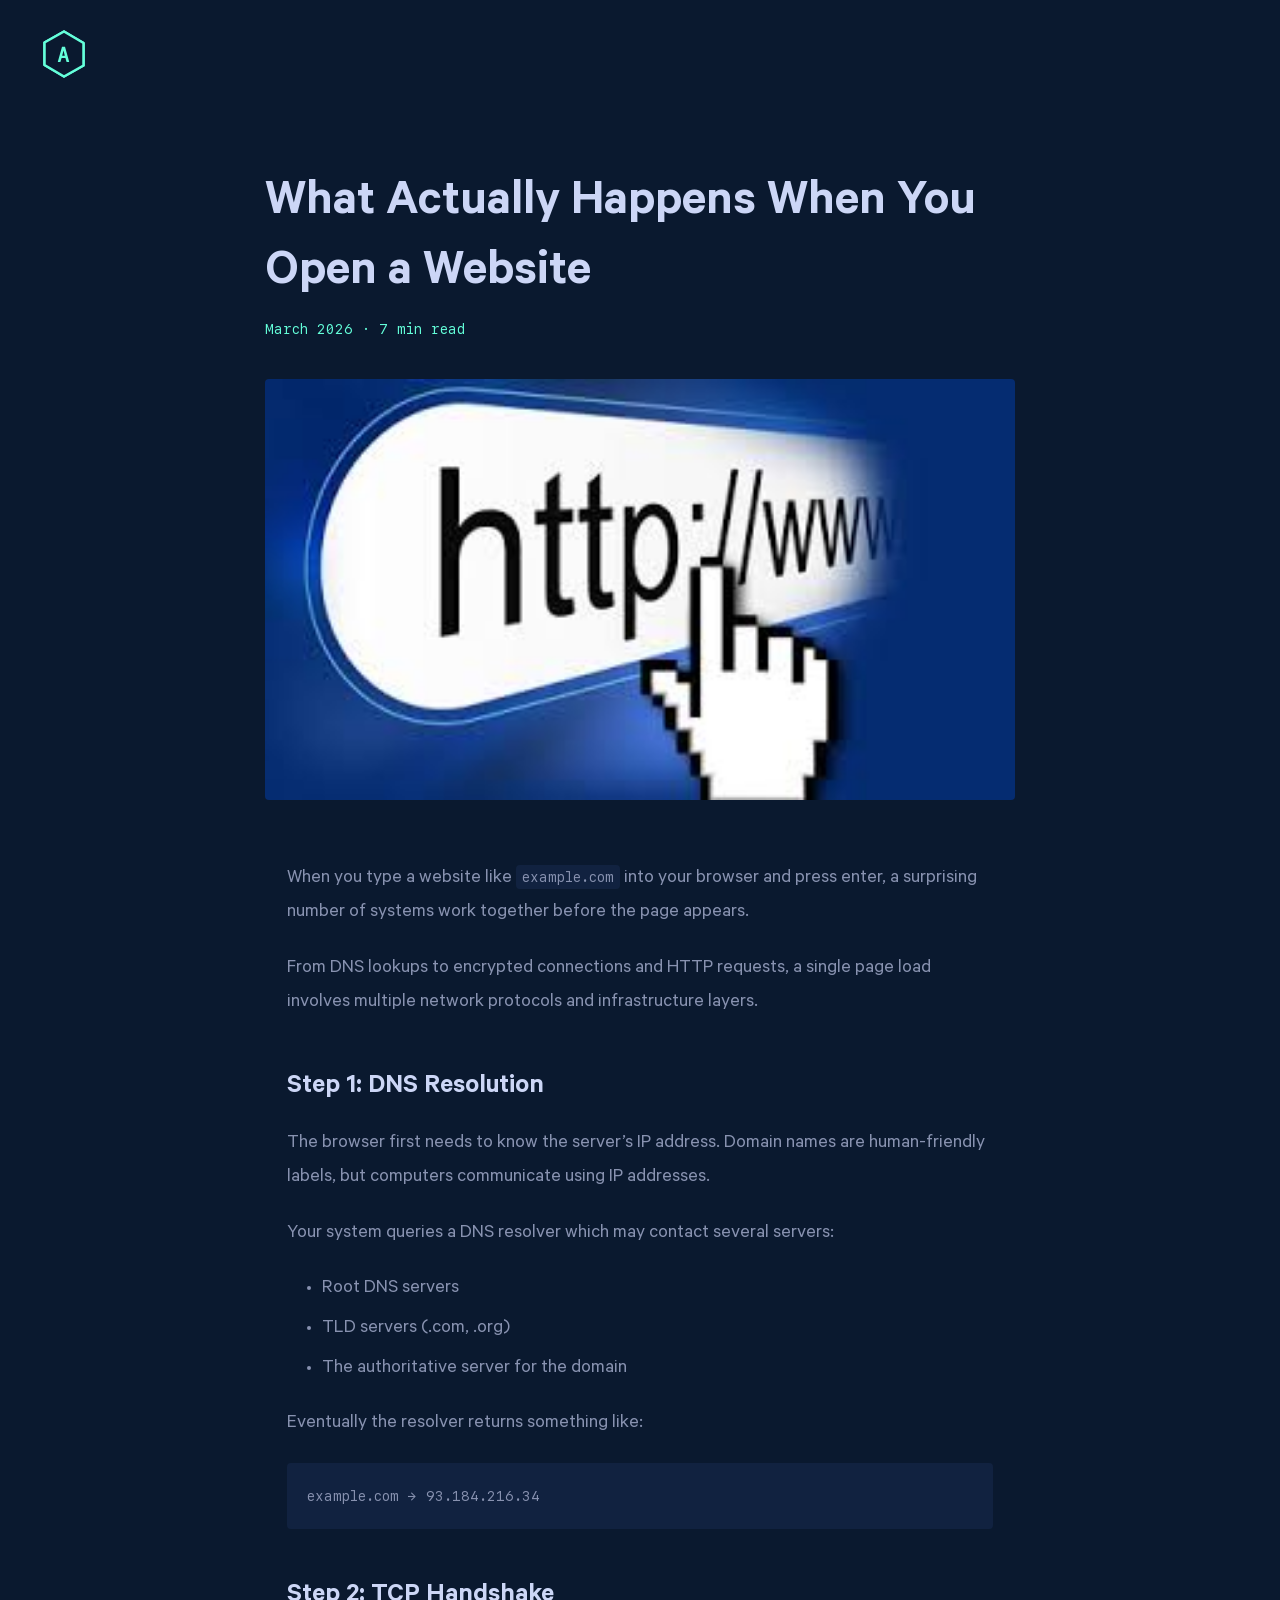
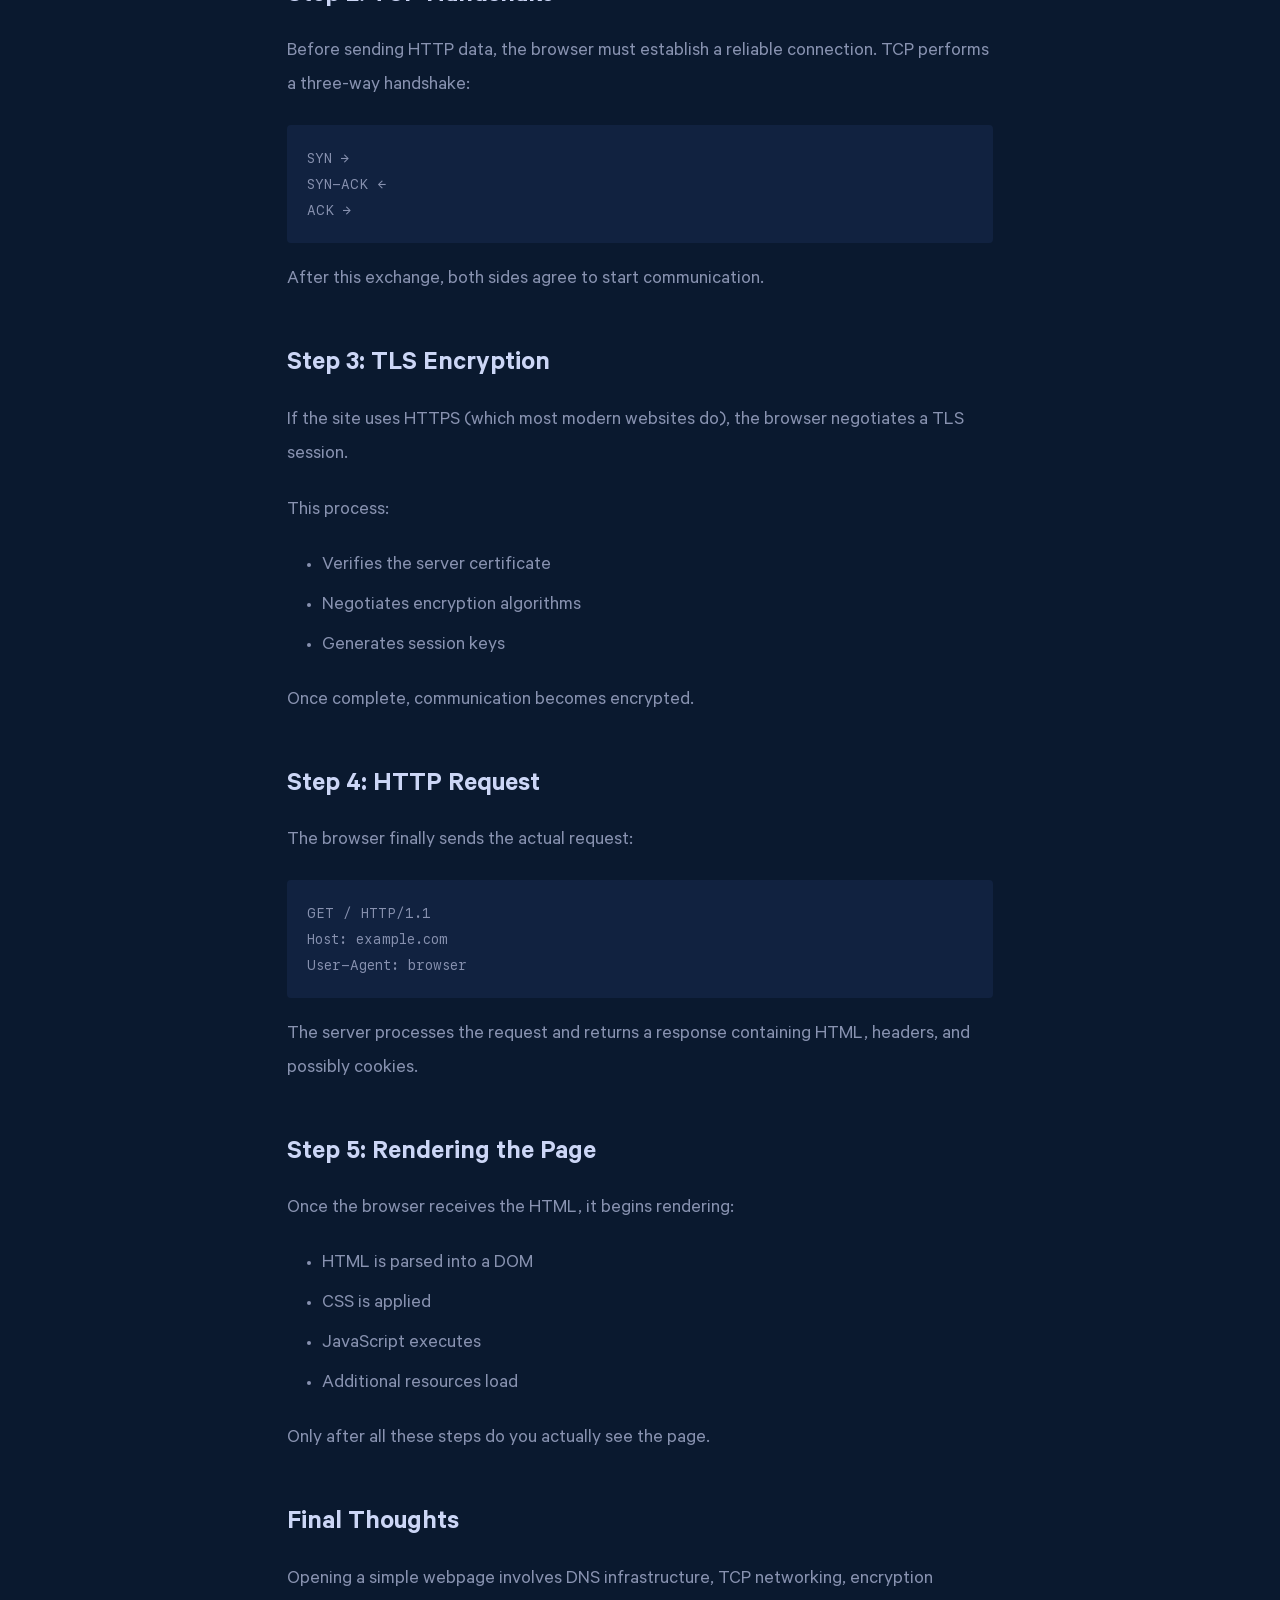
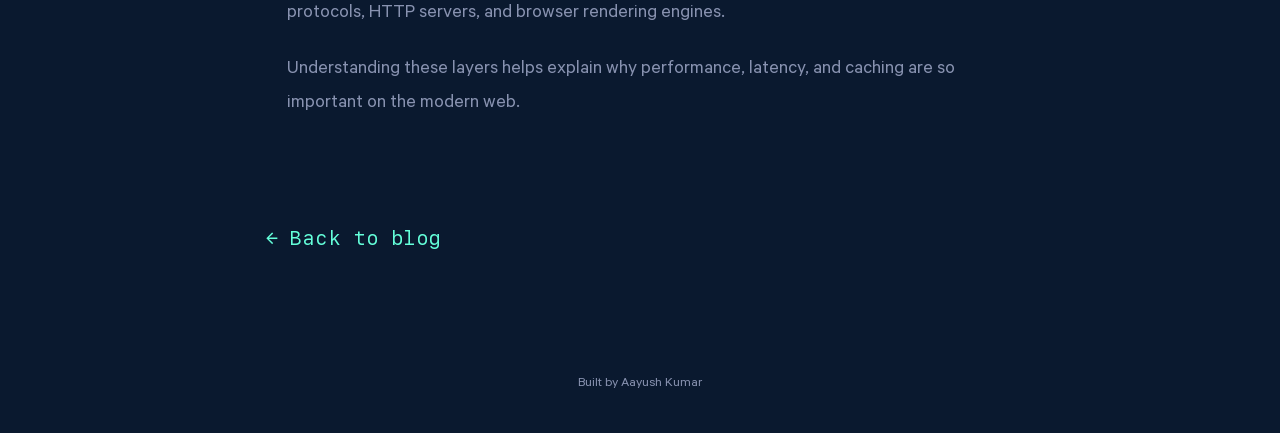
<file: blogs/what-happens-when-you-open-a-website.html>
<!DOCTYPE html>
<html lang="en" data-theme="dark">

<head>
    <meta charset="UTF-8">
    <meta name="viewport" content="width=device-width, initial-scale=1.0">

    <title>What Actually Happens When You Open a Website | Aayush Kumar</title>

    <link rel="icon" href="/assets/images/favicon.svg" type="image/svg+xml">
    <link rel="stylesheet" href="/assets/css/fonts.css">
    <link rel="stylesheet" href="/assets/css/main.css">
    <link rel="stylesheet" href="/assets/css/components/blog.css">
</head>


<body>

    <header class="projects-nav">
        <div class="container nav-content">
            <div class="logo">
                <a href="/" aria-label="home">

                    <div class="hex-container">
                        <svg id="hex" xmlns="http://www.w3.org/2000/svg" role="img" viewBox="0 0 84 96">
                            <title>Hexagon</title>
                            <g transform="translate(-8,-2)">
                                <g transform="translate(11,5)">
                                    <polygon stroke="currentColor" stroke-width="5" stroke-linecap="round"
                                        stroke-linejoin="round" points="39 0 0 22 0 67 39 90 78 68 78 23"
                                        fill="currentColor" />
                                </g>
                            </g>
                        </svg>
                    </div>

                    <div class="logo-container">
                        <svg id="logo" xmlns="http://www.w3.org/2000/svg" role="img" viewBox="0 0 84 96">
                            <title>Logo</title>
                            <g transform="translate(-8,-2)">
                                <g transform="translate(11,5)">
                                    <polygon stroke="currentColor" stroke-width="5" stroke-linecap="round"
                                        stroke-linejoin="round" points="39 0 0 22 0 67 39 90 78 68 78 23" fill="none" />
                                    <path d="M49.5 61 L44.2 61 L41.8 53 L34.2 53 L31.8 61 L26.5 61 L35 30.3 L41 30.3 L49.5 61 Z 
                 M40.6 48.5 L38 38.2 L35.4 48.5 L40.6 48.5 Z" fill="currentColor" />
                                </g>
                            </g>
                        </svg>
                    </div>

                </a>
            </div>
    </header>


    <main class="blog-container">

        <h1 class="blog-title">What Actually Happens When You Open a Website</h1>

        <div class="blog-meta">
            March 2026 · 7 min read
        </div>

        <div class="blog-hero">
            <img src="/data/blog/web-request.jpg" alt="Opening a Website">
        </div>

        <div class="blog-content">

            <p>
                When you type a website like <code>example.com</code> into your browser and press enter,
                a surprising number of systems work together before the page appears.
            </p>

            <p>
                From DNS lookups to encrypted connections and HTTP requests, a single
                page load involves multiple network protocols and infrastructure layers.
            </p>

            <h2>Step 1: DNS Resolution</h2>

            <p>
                The browser first needs to know the server’s IP address.
                Domain names are human-friendly labels, but computers communicate
                using IP addresses.
            </p>

            <p>
                Your system queries a DNS resolver which may contact several servers:
            </p>

            <ul>
                <li>Root DNS servers</li>
                <li>TLD servers (.com, .org)</li>
                <li>The authoritative server for the domain</li>
            </ul>

            <p>
                Eventually the resolver returns something like:
            </p>

            <pre><code>example.com → 93.184.216.34</code></pre>

            <h2>Step 2: TCP Handshake</h2>

            <p>
                Before sending HTTP data, the browser must establish a reliable connection.
                TCP performs a three-way handshake:
            </p>

            <pre><code>SYN → 
SYN-ACK ←
ACK →</code></pre>

            <p>
                After this exchange, both sides agree to start communication.
            </p>

            <h2>Step 3: TLS Encryption</h2>

            <p>
                If the site uses HTTPS (which most modern websites do),
                the browser negotiates a TLS session.
            </p>

            <p>
                This process:
            </p>

            <ul>
                <li>Verifies the server certificate</li>
                <li>Negotiates encryption algorithms</li>
                <li>Generates session keys</li>
            </ul>

            <p>
                Once complete, communication becomes encrypted.
            </p>

            <h2>Step 4: HTTP Request</h2>

            <p>
                The browser finally sends the actual request:
            </p>

            <pre><code>GET / HTTP/1.1
Host: example.com
User-Agent: browser</code></pre>

            <p>
                The server processes the request and returns a response containing
                HTML, headers, and possibly cookies.
            </p>

            <h2>Step 5: Rendering the Page</h2>

            <p>
                Once the browser receives the HTML, it begins rendering:
            </p>

            <ul>
                <li>HTML is parsed into a DOM</li>
                <li>CSS is applied</li>
                <li>JavaScript executes</li>
                <li>Additional resources load</li>
            </ul>

            <p>
                Only after all these steps do you actually see the page.
            </p>

            <h2>Final Thoughts</h2>

            <p>
                Opening a simple webpage involves DNS infrastructure, TCP networking,
                encryption protocols, HTTP servers, and browser rendering engines.
            </p>

            <p>
                Understanding these layers helps explain why performance, latency,
                and caching are so important on the modern web.
            </p>

        </div>

        <a href="/blogs.html" class="blog-back">
            ← Back to blog
        </a>

    </main>


    <footer class="footer">
        <p>Built by Aayush Kumar</p>
    </footer>

</body>

</html>
</file>
<file: assets/css/fonts.css>
/* Calibre Font Family */

@font-face {
  font-family: 'Calibre';
  src: url('../fonts/Calibre/Calibre-Regular.woff2') format('woff2'),
       url('../fonts/Calibre/Calibre-Regular.woff') format('woff');
  font-weight: 400;
  font-style: normal;
  font-display: auto;
}

@font-face {
  font-family: 'Calibre';
  src: url('../fonts/Calibre/Calibre-Medium.woff2') format('woff2'),
       url('../fonts/Calibre/Calibre-Medium.woff') format('woff');
  font-weight: 500;
  font-style: normal;
  font-display: auto;
}

@font-face {
  font-family: 'Calibre';
  src: url('../fonts/Calibre/Calibre-Semibold.woff2') format('woff2'),
       url('../fonts/Calibre/Calibre-Semibold.woff') format('woff');
  font-weight: 600;
  font-style: normal;
  font-display: auto;
}


/* SF Mono Font Family */

@font-face {
  font-family: 'SF Mono';
  src: url('../fonts/SFMono/SFMono-Regular.woff2') format('woff2'),
       url('../fonts/SFMono/SFMono-Regular.woff') format('woff');
  font-weight: 400;
  font-style: normal;
  font-display: auto;
}

@font-face {
  font-family: 'SF Mono';
  src: url('../fonts/SFMono/SFMono-Semibold.woff2') format('woff2'),
       url('../fonts/SFMono/SFMono-Semibold.woff') format('woff');
  font-weight: 600;
  font-style: normal;
  font-display: auto;
}
</file>
<file: assets/css/main.css>
@import 'base.css';

@import 'layout.css';

@import 'themes/dark.css';
@import 'themes/light.css';

@import 'components/navbar.css';
@import 'components/hero.css';
@import 'components/about.css';
@import 'components/jobs.css';
@import 'components/projects.css';
@import 'components/contact.css';
@import 'components/footer.css';
@import 'components/blog.css';

@import 'utilities/animations.css';
</file>
<file: assets/css/components/blog.css>
/* ===================================
   BLOG LIST PAGE (blogs.html)
   =================================== */

.blog-list {
    display: grid;
    grid-template-columns: repeat(auto-fit, minmax(320px, 1fr));
    gap: 40px;
}

.blog-grid {
    display: grid;
    grid-template-columns: repeat(auto-fit, minmax(320px, 1fr));
    gap: 30px;
    margin: 50px 0;
}

/* Blog Card Styles */

.blog-card {
    display: block;
    background: rgba(255,255,255,0.02);
    border: 1px solid rgba(255,255,255,0.05);
    border-radius: 14px;
    overflow: hidden;
    transition: transform .25s ease, box-shadow .25s ease;
    text-decoration: none;
    cursor: pointer;
}

.blog-card:hover {
    transform: translateY(-6px);
    box-shadow: 0 20px 40px rgba(0,0,0,0.35);
}

/* Blog Card - Image */

.blog-image img {
    width: 100%;
    aspect-ratio: 16/9;
    object-fit: cover;
}

/* Blog Card - Content */

.blog-content {
    padding: 22px;
}

.blog-date {
    font-family: var(--font-mono);
    font-size: var(--fz-xs);
    color: var(--accent);
    display: block;
}

.blog-title {
    font-size: 22px;
    margin: 10px 0 12px;
    line-height: 1.35;
    color: var(--text);
}

.blog-card:hover .blog-title {
    color: var(--accent);
}

.blog-description {
    color: var(--muted);
    font-size: 15px;
    line-height: 1.6;
    margin-bottom: 16px;
}

.blog-readmore {
    font-family: var(--font-mono);
    font-size: var(--fz-sm);
    color: var(--accent);
    display: inline-block;
}

.blog-more {
    text-align: center;
    margin-top: 40px;
}


/* ===================================
   INDIVIDUAL BLOG POST PAGES
   =================================== */

.blog-container {
    max-width: 800px;
    margin: 0 auto;
    padding: 160px 25px 80px;
}

.blog-hero {
    width: 100%;
    aspect-ratio: 16 / 9;
    background: var(--bg-light);
    border-radius: var(--border-radius);
    margin-bottom: 40px;
    overflow: hidden;
}

.blog-hero img {
    width: 100%;
    height: 100%;
    object-fit: cover;
    object-position: center;
    display: block;
}

/* Blog Post Title */

.blog-container .blog-title {
    font-size: clamp(36px, 6vw, 52px);
    color: var(--text);
    margin-bottom: 10px;
}

.blog-meta {
    font-family: var(--font-mono);
    color: var(--accent);
    font-size: var(--fz-sm);
    margin-bottom: 40px;
}

/* Blog Post Content */

.blog-content p {
    margin-bottom: 22px;
    color: var(--muted);
    line-height: 1.7;
}

.blog-content h2 {
    margin-top: 50px;
    margin-bottom: 20px;
    color: var(--text);
    font-size: 28px;
}

.blog-content ul {
    margin: 18px 0 22px 25px;
    padding-left: 10px;
}

.blog-content li {
    margin-bottom: 8px;
    color: var(--muted);
    line-height: 1.6;
}

.blog-content code {
    background: var(--bg-light);
    padding: 4px 6px;
    border-radius: 4px;
    font-family: var(--font-mono);
    font-size: var(--fz-sm);
}

.blog-content pre {
    background: var(--bg-light);
    padding: 20px;
    border-radius: var(--border-radius);
    overflow-x: auto;
    margin: 20px 0;
}

.blog-content pre code {
    background: none;
    padding: 0;
}

.blog-back {
    display: inline-block;
    margin-top: 60px;
    font-family: var(--font-mono);
    color: var(--accent);
}

.blog-back:hover {
    text-decoration: underline;
}
</file>
<file: assets/css/components/admin.css>
/* Admin portal styles aligned with site theme tokens */

.admin-page {
  min-height: 100vh;
}

.admin-app {
  min-height: 100vh;
}

.admin-login-wrap {
  min-height: 100vh;
  padding: 22px 0 40px;
  display: grid;
  grid-template-rows: auto 1fr;
  gap: 22px;
  background:
    radial-gradient(circle at 12% 8%, color-mix(in srgb, var(--accent) 18%, transparent) 0%, transparent 42%),
    linear-gradient(180deg, color-mix(in srgb, var(--bg-light) 70%, transparent), transparent 48%);
}

.admin-login-topbar {
  width: 100%;
  padding: 0 50px;
}

.admin-login-topbar .logo {
  justify-content: flex-start;
}

.admin-login-layout {
  width: min(1060px, 100%);
  margin: 0 auto;
  padding: 0 24px;
  display: flex;
  justify-content: center;
  align-items: center;
}

.admin-login-card {
  width: min(100%, 440px);
  border-radius: var(--border-radius);
  background: var(--bg-light);
  border: 1px solid var(--border);
  padding: 32px;
  box-shadow: 0 10px 30px -15px rgba(2, 12, 27, 0.7);
}

html[data-theme="light"] .admin-login-card {
  box-shadow: 0 16px 34px -22px rgba(16, 35, 63, 0.24);
}

.admin-login-card h1 {
  color: var(--text);
  margin-bottom: 8px;
  font-size: clamp(30px, 5vw, 38px);
}

.admin-login-card p {
  color: var(--muted);
  font-size: var(--fz-md);
  margin-bottom: 16px;
}

.admin-login-hint {
  font-family: var(--font-mono);
  font-size: var(--fz-xs);
  margin-top: 14px;
}

@media (max-width: 900px) {
  .admin-login-wrap {
    padding: 18px 0 28px;
  }

  .admin-login-layout {
    width: 100%;
    padding: 0 16px;
  }

  .admin-login-card {
    width: 100%;
    padding: 24px;
  }
}

@media (max-width: 1080px) {
  .admin-login-topbar {
    padding: 0 40px;
  }
}

@media (max-width: 768px) {
  .admin-login-topbar {
    padding: 0 25px;
  }
}

.admin-shell {
  display: grid;
  grid-template-columns: 250px 1fr;
  min-height: 100vh;
}

@media (max-width: 900px) {
  .admin-shell {
    grid-template-columns: 1fr;
  }
}

.admin-sidebar {
  border-right: 1px solid var(--border);
  background: var(--bg-light);
  padding: 24px 18px;
  display: flex;
  flex-direction: column;
  gap: 24px;
}

@media (max-width: 900px) {
  .admin-sidebar {
    border-right: 0;
    border-bottom: 1px solid var(--border);
  }
}

.admin-sidebar .logo {
  justify-content: flex-start;
}

.admin-nav {
  display: grid;
  gap: 8px;
  margin-top: 6px;
}

@media (max-width: 900px) {
  .admin-nav {
    grid-template-columns: repeat(auto-fit, minmax(130px, 1fr));
  }
}

.admin-main {
  padding: 28px;
}

@media (max-width: 768px) {
  .admin-main {
    padding: 20px;
  }
}

.admin-main-header {
  margin-bottom: 20px;
}

.admin-main-header h1 {
  color: var(--text);
  font-size: clamp(30px, 4vw, 42px);
}

.admin-main-header p {
  color: var(--muted);
  margin-top: 6px;
  font-family: var(--font-mono);
  font-size: var(--fz-xs);
}

.admin-notice,
.admin-error {
  border-radius: var(--border-radius);
  border: 1px solid var(--border);
  padding: 12px 14px;
  font-size: var(--fz-sm);
  margin-bottom: 16px;
}

.admin-notice {
  background: color-mix(in srgb, var(--accent) 12%, transparent);
  color: var(--text);
}

.admin-error {
  border-color: #c25858;
  background: rgba(194, 88, 88, 0.12);
  color: var(--text);
}

.admin-grid {
  display: grid;
  gap: 14px;
}

.admin-grid--metrics {
  grid-template-columns: repeat(auto-fit, minmax(160px, 1fr));
  margin-bottom: 16px;
}

.admin-grid--metrics-wide {
  grid-template-columns: repeat(auto-fit, minmax(150px, 1fr));
}

.admin-grid--two {
  grid-template-columns: repeat(2, minmax(0, 1fr));
}

@media (max-width: 900px) {
  .admin-grid--two {
    grid-template-columns: 1fr;
  }
}

.admin-card {
  border: 1px solid var(--border);
  border-radius: var(--border-radius);
  background: var(--bg-light);
  padding: 18px;
}

.admin-hero {
  border: 1px solid var(--border);
  border-radius: var(--border-radius);
  background:
    radial-gradient(circle at 88% 0%, color-mix(in srgb, var(--accent) 18%, transparent) 0%, transparent 44%),
    var(--bg-light);
  padding: 16px 18px;
  margin-bottom: 16px;
  display: grid;
  grid-template-columns: 1fr auto;
  gap: 12px;
  align-items: end;
}

.admin-hero-kicker {
  color: var(--accent);
  font-family: var(--font-mono);
  font-size: var(--fz-xxs);
  text-transform: uppercase;
  letter-spacing: 0.08em;
  margin-bottom: 4px;
}

.admin-hero h2 {
  color: var(--text);
  font-size: clamp(22px, 3vw, 30px);
  margin-bottom: 6px;
  max-width: 17ch;
}

.admin-hero-copy {
  color: var(--text-light);
  max-width: 46ch;
  font-size: var(--fz-sm);
}

.admin-hero-actions {
  display: flex;
  flex-wrap: wrap;
  justify-content: flex-end;
  gap: 8px;
}

.admin-card h2 {
  color: var(--text);
  font-size: var(--fz-xl);
}

.admin-metric {
  min-height: 120px;
  display: flex;
  flex-direction: column;
  justify-content: center;
  position: relative;
  overflow: hidden;
}

.admin-metric::after {
  content: "";
  position: absolute;
  right: -22px;
  bottom: -28px;
  width: 86px;
  height: 86px;
  border-radius: 50%;
  background: color-mix(in srgb, var(--accent) 14%, transparent);
}

.admin-metric p {
  font-family: var(--font-mono);
  font-size: var(--fz-xs);
  color: var(--muted);
}

.admin-metric strong {
  margin-top: 8px;
  color: var(--text);
  font-size: clamp(28px, 4vw, 36px);
}

.admin-card-head {
  display: flex;
  align-items: center;
  justify-content: space-between;
  gap: 12px;
  margin-bottom: 12px;
}

.admin-form {
  display: grid;
  gap: 12px;
}

.admin-form label {
  display: grid;
  gap: 6px;
  color: var(--text-light);
  font-size: var(--fz-sm);
}

.admin-form input,
.admin-form select,
.admin-form textarea {
  width: 100%;
  border-radius: var(--border-radius);
  border: 1px solid var(--border);
  background: var(--bg);
  color: var(--text);
  padding: 10px 12px;
  font-size: var(--fz-sm);
  font-family: var(--font-sans);
}

.admin-form textarea {
  resize: vertical;
}

.admin-form input:focus,
.admin-form select:focus,
.admin-form textarea:focus {
  outline: 1px solid var(--accent);
}

.admin-link,
.admin-btn {
  border: 1px solid var(--border);
  background: transparent;
  color: var(--text);
  border-radius: var(--border-radius);
  padding: 8px 12px;
  font-size: var(--fz-xs);
  font-family: var(--font-mono);
  cursor: pointer;
  text-align: left;
  transition: var(--transition);
}

.admin-link:hover,
.admin-btn:hover {
  border-color: var(--accent);
  color: var(--accent);
}

.admin-link.active,
.admin-btn--primary {
  border-color: var(--accent);
  background: color-mix(in srgb, var(--accent) 22%, transparent);
  color: var(--text);
}

.admin-link--danger:hover {
  border-color: #c25858;
  color: #c25858;
}

.admin-table-wrap {
  overflow-x: auto;
}

.admin-table {
  width: 100%;
  border-collapse: collapse;
  min-width: 700px;
}

.admin-table th,
.admin-table td {
  text-align: left;
  border-bottom: 1px solid var(--border);
  padding: 12px 10px;
  font-size: var(--fz-sm);
}

.admin-table td {
  color: var(--text-light);
}

.admin-table td:first-child {
  color: var(--text);
  font-weight: 600;
}

.admin-table th {
  color: var(--text-light);
  font-family: var(--font-mono);
  font-size: var(--fz-xs);
}

.admin-badge {
  display: inline-flex;
  align-items: center;
  justify-content: center;
  border-radius: 999px;
  font-family: var(--font-mono);
  font-size: var(--fz-xxs);
  padding: 4px 10px;
  border: 1px solid var(--border);
}

.admin-badge--published {
  border-color: var(--accent);
  color: var(--accent);
}

.admin-badge--draft {
  border-color: #d08f4e;
  color: #d08f4e;
}

.admin-actions {
  display: flex;
  flex-wrap: wrap;
  gap: 8px;
}

.admin-mini-list {
  list-style: none;
  margin: 0;
  padding: 0;
  display: grid;
  gap: 10px;
}

.admin-mini-list li {
  border: 1px solid var(--border);
  border-radius: var(--border-radius);
  padding: 10px;
  display: flex;
  align-items: center;
  justify-content: space-between;
  gap: 10px;
}

.admin-mini-list h3 {
  color: var(--text);
  font-size: var(--fz-md);
}

.admin-mini-list p,
.admin-muted,
.admin-empty {
  color: var(--text-light);
  font-size: var(--fz-sm);
}

.admin-preview-meta {
  display: flex;
  align-items: center;
  flex-wrap: wrap;
  gap: 10px;
  margin-bottom: 12px;
  color: var(--muted);
  font-family: var(--font-mono);
  font-size: var(--fz-xs);
}

.admin-preview-title {
  color: var(--text);
  font-size: clamp(28px, 5vw, 42px);
  margin-bottom: 10px;
}

.admin-preview-excerpt {
  color: var(--text-light);
  margin-bottom: 14px;
}

.admin-preview-content {
  color: var(--muted);
  line-height: 1.7;
}

.admin-preview-site {
  padding: 0;
  overflow: hidden;
}

.admin-preview-site > .admin-card-head {
  margin: 0;
  padding: 18px;
  border-bottom: 1px solid var(--border);
}

.admin-preview-site .blog-container {
  max-width: 800px;
  margin: 0 auto;
  padding: 36px 24px 30px;
}

.admin-preview-project-grid {
  margin: 0;
  padding: 24px;
  grid-template-columns: minmax(300px, 380px);
  justify-content: center;
}

.admin-preview-hero-placeholder {
  background: linear-gradient(120deg, var(--bg-lightest), var(--bg-light));
}

.admin-preview-frame {
  width: 100%;
  min-height: 72vh;
  border-top: 1px solid var(--border);
  background: var(--bg);
}

.admin-preview-embed {
  width: 100%;
  min-height: 72vh;
  border: 0;
  background: var(--bg);
}

.admin-theme-grid {
  display: grid;
  grid-template-columns: repeat(auto-fit, minmax(130px, 1fr));
  gap: 8px;
}

.admin-theme-btn {
  background: var(--theme-bg, transparent);
  color: var(--theme-text, var(--text));
  border-color: var(--theme-border, var(--border));
}

.admin-theme-btn:hover {
  color: var(--theme-text, var(--text));
  border-color: var(--theme-accent, var(--accent));
}

.admin-theme-btn.admin-btn--primary {
  border-color: var(--theme-accent, var(--accent));
  box-shadow: inset 0 0 0 1px var(--theme-accent, var(--accent));
  color: var(--theme-text, var(--text));
}

.admin-form--custom-theme {
  grid-template-columns: repeat(auto-fit, minmax(170px, 1fr));
}

.admin-form--custom-theme label {
  font-family: var(--font-mono);
  font-size: var(--fz-xs);
  color: var(--text-light);
}

.admin-form--custom-theme input[type="color"] {
  width: 100%;
  height: 44px;
  padding: 6px;
  border-radius: var(--border-radius);
  border: 1px solid var(--border);
  background: var(--bg);
}

.admin-preview-project-grid .project-card,
.admin-preview-project-grid .featured-project {
  margin-bottom: 0;
}

.admin-insights {
  margin: 14px 0 0 18px;
}

.admin-insights li {
  margin-bottom: 6px;
  color: var(--muted);
  font-size: var(--fz-sm);
}

.admin-chart {
  margin-top: 8px;
}

.admin-chart--compact {
  margin-top: 2px;
}

.admin-chart-bars {
  height: 170px;
  display: grid;
  gap: 10px;
  align-items: end;
  border: 1px solid var(--border);
  border-radius: var(--border-radius);
  padding: 12px;
  background: color-mix(in srgb, var(--bg) 78%, transparent);
}

.admin-chart-bars--line {
  grid-template-columns: repeat(7, 1fr);
}

.admin-bar {
  display: block;
  width: 100%;
  border-radius: 8px 8px 4px 4px;
  background: linear-gradient(180deg, color-mix(in srgb, var(--accent) 82%, white), var(--accent));
}

.admin-chart-axis {
  margin-top: 8px;
  display: grid;
  grid-template-columns: repeat(7, 1fr);
  gap: 10px;
}

.admin-chart-axis span {
  color: var(--muted);
  text-align: center;
  font-family: var(--font-mono);
  font-size: var(--fz-xxs);
}

.admin-analytics-list {
  list-style: none;
  margin: 2px 0 0;
  padding: 0;
  display: grid;
  gap: 12px;
}

.admin-analytics-list li {
  display: grid;
  gap: 8px;
}

.admin-analytics-list strong {
  color: var(--text);
  font-size: var(--fz-sm);
}

.admin-analytics-list span {
  color: var(--muted);
  font-size: var(--fz-xs);
}

.admin-progress {
  width: 100%;
  height: 10px;
  border-radius: 999px;
  border: 1px solid var(--border);
  background: color-mix(in srgb, var(--bg) 85%, transparent);
  overflow: hidden;
}

.admin-progress span {
  display: block;
  height: 100%;
  border-radius: inherit;
  background: linear-gradient(90deg, color-mix(in srgb, var(--accent) 70%, white), var(--accent));
}

@media (max-width: 900px) {
  .admin-hero {
    grid-template-columns: 1fr;
    align-items: start;
  }

  .admin-hero h2 {
    max-width: none;
  }

  .admin-hero-actions {
    justify-content: flex-start;
  }
}
</file>
